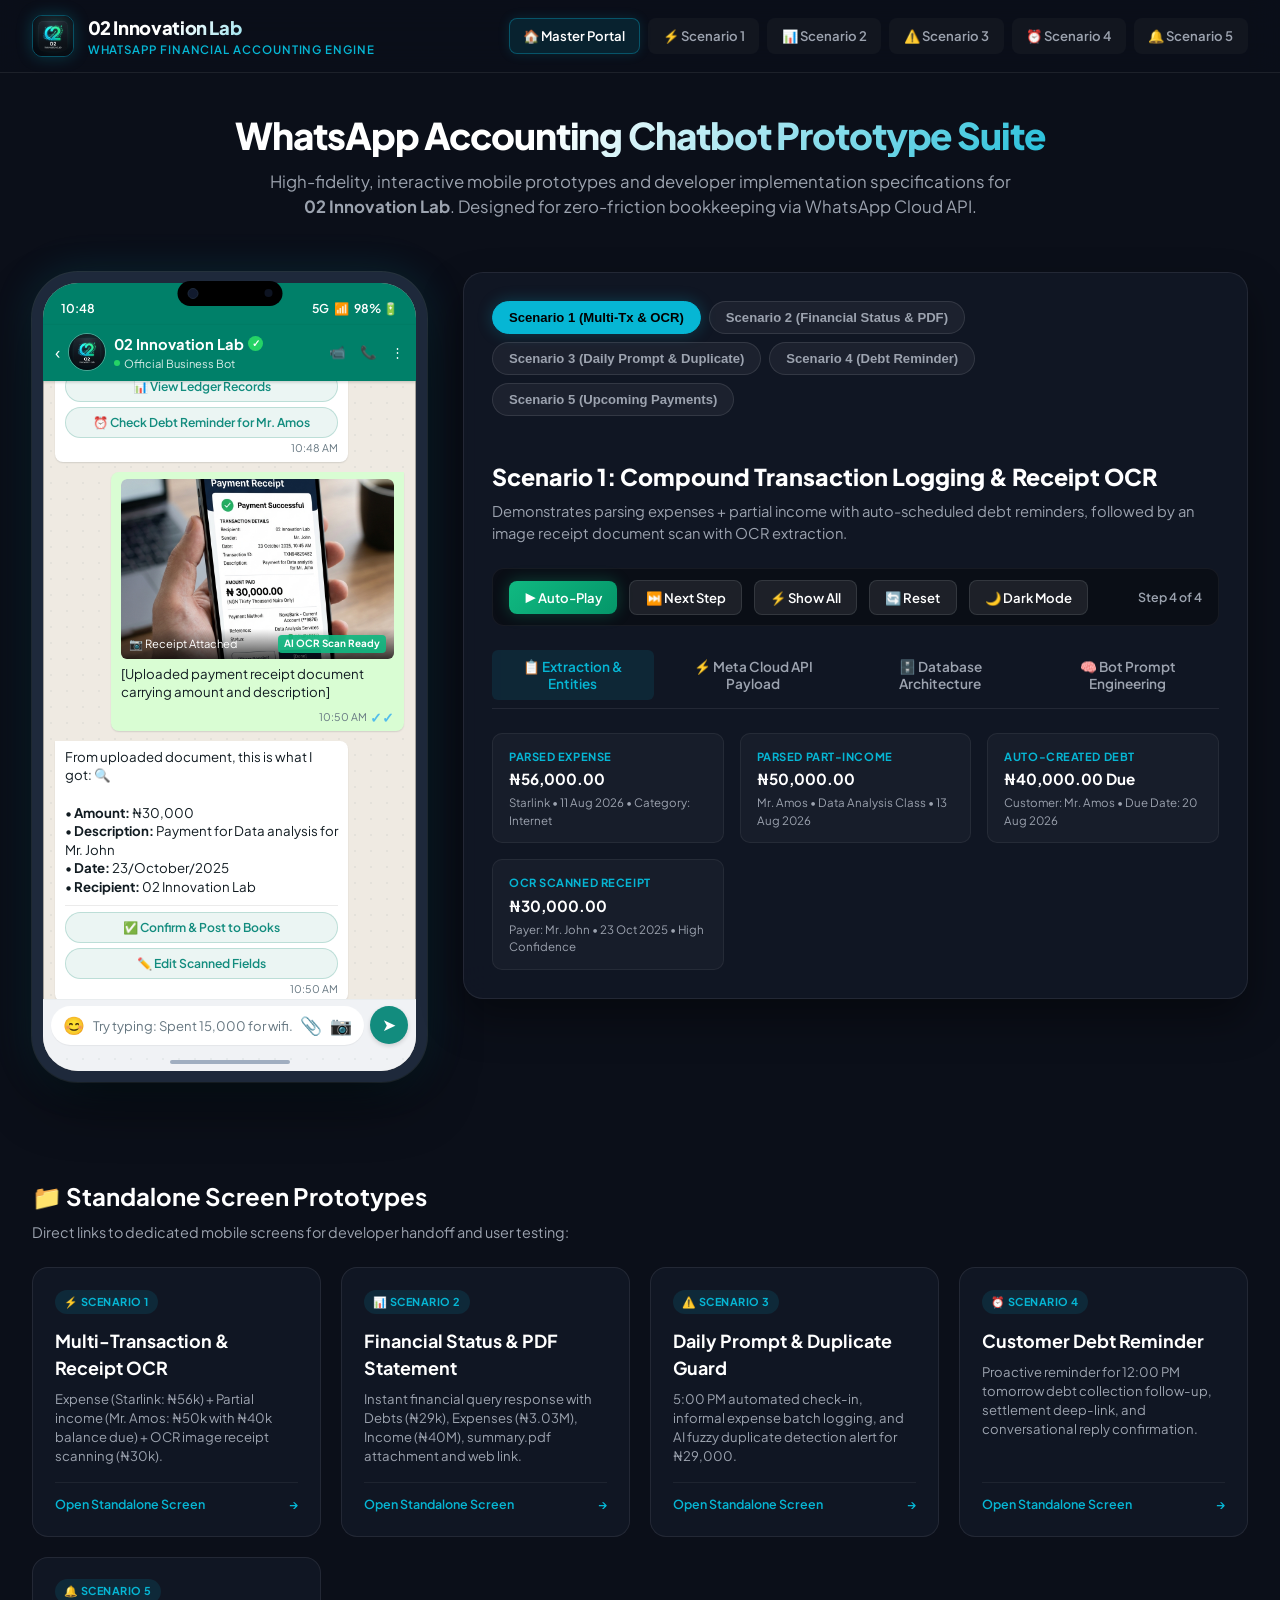
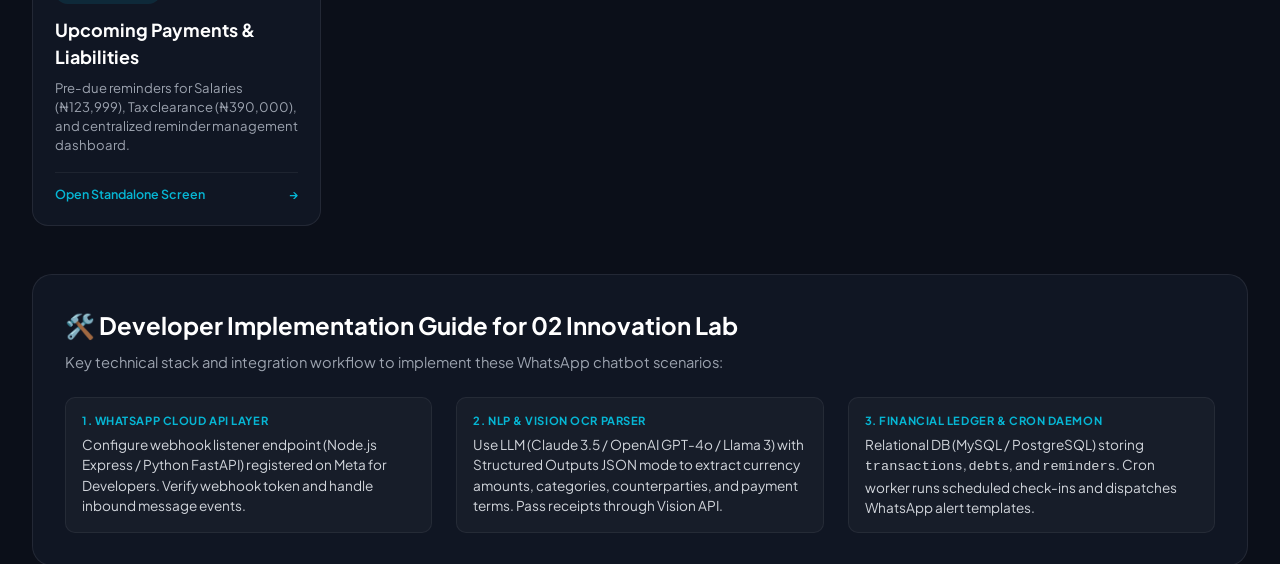
<file: index.html>
<!DOCTYPE html>
<html lang="en">
<head>
  <meta charset="UTF-8">
  <meta name="viewport" content="width=device-width, initial-scale=1.0">
  <title>02 Innovation Lab - WhatsApp Accounting Chatbot Prototype Suite</title>
  <link rel="stylesheet" href="css/whatsapp.css">
  <style>
    .hub-hero {
      text-align: center;
      padding: 2.5rem 1rem 1.5rem;
      max-width: 1000px;
      margin: 0 auto;
    }

    .hub-hero h1 {
      font-size: 2.3rem;
      font-weight: 800;
      letter-spacing: -0.03em;
      line-height: 1.2;
      margin-bottom: 0.75rem;
      background: linear-gradient(135deg, #ffffff 40%, #06b6d4 100%);
      -webkit-background-clip: text;
      -webkit-text-fill-color: transparent;
    }

    .hub-hero p {
      font-size: 1.05rem;
      color: var(--portal-text-muted);
      max-width: 750px;
      margin: 0 auto;
    }

    .scenario-grid {
      display: grid;
      grid-template-columns: repeat(auto-fit, minmax(280px, 1fr));
      gap: 1.25rem;
      margin-top: 1.5rem;
    }

    .scenario-card {
      background: var(--portal-card-bg);
      border: 1px solid var(--portal-card-border);
      border-radius: 16px;
      padding: 1.35rem;
      transition: all 0.25s cubic-bezier(0.4, 0, 0.2, 1);
      text-decoration: none;
      color: inherit;
      display: flex;
      flex-direction: column;
      position: relative;
      overflow: hidden;
    }

    .scenario-card:hover {
      transform: translateY(-4px);
      border-color: rgba(6, 182, 212, 0.4);
      box-shadow: 0 12px 30px rgba(6, 182, 212, 0.15);
    }

    .scenario-card-badge {
      display: inline-flex;
      align-items: center;
      gap: 0.35rem;
      font-size: 0.68rem;
      font-weight: 700;
      color: var(--portal-accent);
      background: rgba(6, 182, 212, 0.12);
      padding: 0.25rem 0.6rem;
      border-radius: 999px;
      width: fit-content;
      margin-bottom: 0.85rem;
      text-transform: uppercase;
      letter-spacing: 0.04em;
    }

    .scenario-card h3 {
      font-size: 1.12rem;
      font-weight: 700;
      color: #ffffff;
      margin-bottom: 0.45rem;
    }

    .scenario-card p {
      font-size: 0.82rem;
      color: var(--portal-text-muted);
      line-height: 1.45;
      margin-bottom: 1.1rem;
      flex: 1;
    }

    .scenario-card-footer {
      display: flex;
      align-items: center;
      justify-content: space-between;
      font-size: 0.78rem;
      font-weight: 600;
      color: var(--portal-accent);
      padding-top: 0.75rem;
      border-top: 1px solid rgba(255, 255, 255, 0.06);
    }

    .scenario-quick-tabs {
      display: flex;
      gap: 0.5rem;
      margin-bottom: 1.25rem;
      flex-wrap: wrap;
    }

    .tab-pill-btn {
      background: rgba(255, 255, 255, 0.05);
      border: 1px solid rgba(255, 255, 255, 0.1);
      color: var(--portal-text-muted);
      padding: 0.5rem 1rem;
      border-radius: 999px;
      font-size: 0.82rem;
      font-weight: 600;
      cursor: pointer;
      transition: all 0.2s;
    }

    .tab-pill-btn.active, .tab-pill-btn:hover {
      background: var(--portal-accent);
      color: #000000;
      border-color: var(--portal-accent);
      font-weight: 700;
      box-shadow: 0 0 15px var(--portal-accent-glow);
    }

    .tech-architecture-section {
      margin-top: 3rem;
      background: var(--portal-card-bg);
      border: 1px solid var(--portal-card-border);
      border-radius: 20px;
      padding: 2rem;
    }

    .tech-architecture-section h2 {
      font-size: 1.5rem;
      color: #ffffff;
      margin-bottom: 0.5rem;
    }
  </style>
</head>
<body>

  <!-- Top Navigation Header -->
  <nav class="portal-navbar">
    <a href="index.html" class="brand-wrapper">
      <img src="assets/logo.jpg" alt="02 Innovation Lab" class="brand-logo">
      <div class="brand-title-group">
        <h1>02 Innovation Lab</h1>
        <div class="brand-subtitle">WhatsApp Financial Accounting Engine</div>
      </div>
    </a>
    <div class="nav-links">
      <a href="index.html" class="nav-pill active">🏠 Master Portal</a>
      <a href="scenario1.html" class="nav-pill">⚡ Scenario 1</a>
      <a href="scenario2.html" class="nav-pill">📊 Scenario 2</a>
      <a href="scenario3.html" class="nav-pill">⚠️ Scenario 3</a>
      <a href="scenario4.html" class="nav-pill">⏰ Scenario 4</a>
      <a href="scenario5.html" class="nav-pill">🔔 Scenario 5</a>
    </div>
  </nav>

  <!-- Hero Header -->
  <div class="hub-hero">
    <h1>WhatsApp Accounting Chatbot Prototype Suite</h1>
    <p>
      High-fidelity, interactive mobile prototypes and developer implementation specifications for <strong>02 Innovation Lab</strong>. Designed for zero-friction bookkeeping via WhatsApp Cloud API.
    </p>
  </div>

  <!-- Interactive Live Mockup Section -->
  <div class="prototype-container">
    
    <!-- Mobile Phone Mockup Frame -->
    <div class="phone-mockup-wrapper">
      <div class="phone-island">
        <div class="island-camera"></div>
        <div class="island-sensor"></div>
      </div>

      <div class="phone-screen">
        <!-- Status Bar -->
        <div class="phone-statusbar">
          <span>10:48</span>
          <div class="statusbar-icons">
            <span>5G</span>
            <span>📶</span>
            <span>98% 🔋</span>
          </div>
        </div>

        <!-- WhatsApp Chat Header -->
        <div class="wa-chat-header">
          <div class="wa-header-left">
            <span class="wa-back-btn">‹</span>
            <div class="wa-avatar-box">
              <img src="assets/logo.jpg" alt="02 Bot" class="wa-avatar">
            </div>
            <div class="wa-contact-info">
              <div class="wa-contact-name">
                02 Innovation Lab
                <span class="wa-verified-badge">✓</span>
              </div>
              <div class="wa-contact-status" id="botStatusText">
                <span class="status-dot"></span>
                Official Business Bot
              </div>
            </div>
          </div>
          <div class="wa-header-actions">
            <button class="wa-icon-btn" title="Video Call">📹</button>
            <button class="wa-icon-btn" title="Voice Call">📞</button>
            <button class="wa-icon-btn" title="More Options">⋮</button>
          </div>
        </div>

        <!-- Chat Conversation Messages -->
        <div class="wa-chat-body" id="chatBody">
          <div class="wa-date-divider" id="chatDateDivider">Today</div>
          <div class="wa-security-note">
            🔒 02 Financial Accounting Bot • End-to-End Encrypted Cloud Ledger
          </div>

          <!-- Typing Indicator -->
          <div class="wa-typing-indicator" id="typingIndicator" style="display: none;">
            <div class="typing-dot"></div>
            <div class="typing-dot"></div>
            <div class="typing-dot"></div>
          </div>
        </div>

        <!-- Interactive Input Bar -->
        <div class="wa-chat-footer">
          <div class="wa-input-pill">
            <span class="wa-input-icon">😊</span>
            <input type="text" id="chatInput" placeholder="Try typing: Spent 15,000 for wifi..." />
            <span class="wa-input-icon" onclick="openReceiptModal('assets/receipt.jpg')" title="Attach Receipt">📎</span>
            <span class="wa-input-icon" onclick="openReceiptModal('assets/receipt.jpg')" title="Camera">📷</span>
          </div>
          <button class="wa-mic-btn" id="sendBtn" title="Send message">➤</button>
        </div>

        <!-- Bottom Home Indicator -->
        <div class="phone-home-indicator">
          <div class="home-bar"></div>
        </div>
      </div>
    </div>

    <!-- Live Scenario Switcher & Developer Specs -->
    <div class="dev-showcase-panel">
      
      <!-- Scenario Selector Tabs -->
      <div class="scenario-quick-tabs">
        <button class="tab-pill-btn active" onclick="loadScenario(1, this)">Scenario 1 (Multi-Tx & OCR)</button>
        <button class="tab-pill-btn" onclick="loadScenario(2, this)">Scenario 2 (Financial Status & PDF)</button>
        <button class="tab-pill-btn" onclick="loadScenario(3, this)">Scenario 3 (Daily Prompt & Duplicate)</button>
        <button class="tab-pill-btn" onclick="loadScenario(4, this)">Scenario 4 (Debt Reminder)</button>
        <button class="tab-pill-btn" onclick="loadScenario(5, this)">Scenario 5 (Upcoming Payments)</button>
      </div>

      <div class="scenario-header">
        <div class="scenario-title-area">
          <h2 id="scenarioTitle">Scenario 1: Compound Transaction Logging & Receipt OCR</h2>
          <p class="scenario-desc" id="scenarioDesc">
            Demonstrates parsing expenses + partial income with auto-scheduled debt reminders, followed by an image receipt document scan with OCR extraction.
          </p>
        </div>
      </div>

      <!-- Playback Controls -->
      <div class="control-bar">
        <button class="control-btn primary" id="btnPlay">▶️ Auto-Play</button>
        <button class="control-btn" id="btnNext">⏭️ Next Step</button>
        <button class="control-btn" id="btnComplete">⚡ Show All</button>
        <button class="control-btn" id="btnReset">🔄 Reset</button>
        <button class="control-btn" id="btnThemeToggle">🌙 Dark Mode</button>
        <span class="progress-indicator" id="stepCounter">Step 0 of 4</span>
      </div>

      <!-- Developer Specs Tabs -->
      <div class="dev-tabs-header">
        <button class="dev-tab-btn active" data-tab="tab-overview">📋 Extraction & Entities</button>
        <button class="dev-tab-btn" data-tab="tab-webhook">⚡ Meta Cloud API Payload</button>
        <button class="dev-tab-btn" data-tab="tab-database">🗄️ Database Architecture</button>
        <button class="dev-tab-btn" data-tab="tab-nlp">🧠 Bot Prompt Engineering</button>
      </div>

      <!-- Tab 1: Entities -->
      <div class="dev-tab-content active" id="tab-overview">
        <div id="dynamicEntityGrid" class="entity-grid">
          <!-- Populated dynamically based on selected scenario -->
        </div>
      </div>

      <!-- Tab 2: Webhook -->
      <div class="dev-tab-content" id="tab-webhook">
        <div class="code-block-wrapper">
          <div class="code-header">
            <span>WEBHOOK_INBOUND_SAMPLE.json</span>
            <button class="control-btn" style="padding: 2px 8px; font-size: 0.7rem;" onclick="copyCode('webhookJsonCode')">📋 Copy</button>
          </div>
          <div class="code-content" id="webhookJsonCode"></div>
        </div>
      </div>

      <!-- Tab 3: Database -->
      <div class="dev-tab-content" id="tab-database">
        <div class="code-block-wrapper">
          <div class="code-header">
            <span>SQL_TRANSACTION_ENGINE.sql</span>
          </div>
          <div class="code-content" id="databaseSqlCode"></div>
        </div>
      </div>

      <!-- Tab 4: NLP -->
      <div class="dev-tab-content" id="tab-nlp">
        <div class="code-block-wrapper">
          <div class="code-header">
            <span>NLP_PARSER_CONFIG.txt</span>
          </div>
          <div class="code-content" id="nlpPromptCode"></div>
        </div>
      </div>

    </div>
  </div>

  <!-- Direct Standalone Prototype Screen Grid -->
  <div style="max-width: 1540px; margin: 3rem auto 0; padding: 0 2rem;">
    <h2 style="font-size: 1.5rem; color: #ffffff; margin-bottom: 0.5rem;">📁 Standalone Screen Prototypes</h2>
    <p style="color: var(--portal-text-muted); font-size: 0.9rem;">Direct links to dedicated mobile screens for developer handoff and user testing:</p>

    <div class="scenario-grid">
      <!-- Card 1 -->
      <a href="scenario1.html" class="scenario-card">
        <span class="scenario-card-badge">⚡ Scenario 1</span>
        <h3>Multi-Transaction & Receipt OCR</h3>
        <p>Expense (Starlink: ₦56k) + Partial income (Mr. Amos: ₦50k with ₦40k balance due) + OCR image receipt scanning (₦30k).</p>
        <div class="scenario-card-footer">
          <span>Open Standalone Screen</span>
          <span>→</span>
        </div>
      </a>

      <!-- Card 2 -->
      <a href="scenario2.html" class="scenario-card">
        <span class="scenario-card-badge">📊 Scenario 2</span>
        <h3>Financial Status & PDF Statement</h3>
        <p>Instant financial query response with Debts (₦29k), Expenses (₦3.03M), Income (₦40M), summary.pdf attachment and web link.</p>
        <div class="scenario-card-footer">
          <span>Open Standalone Screen</span>
          <span>→</span>
        </div>
      </a>

      <!-- Card 3 -->
      <a href="scenario3.html" class="scenario-card">
        <span class="scenario-card-badge">⚠️ Scenario 3</span>
        <h3>Daily Prompt & Duplicate Guard</h3>
        <p>5:00 PM automated check-in, informal expense batch logging, and AI fuzzy duplicate detection alert for ₦29,000.</p>
        <div class="scenario-card-footer">
          <span>Open Standalone Screen</span>
          <span>→</span>
        </div>
      </a>

      <!-- Card 4 -->
      <a href="scenario4.html" class="scenario-card">
        <span class="scenario-card-badge">⏰ Scenario 4</span>
        <h3>Customer Debt Reminder</h3>
        <p>Proactive reminder for 12:00 PM tomorrow debt collection follow-up, settlement deep-link, and conversational reply confirmation.</p>
        <div class="scenario-card-footer">
          <span>Open Standalone Screen</span>
          <span>→</span>
        </div>
      </a>

      <!-- Card 5 -->
      <a href="scenario5.html" class="scenario-card">
        <span class="scenario-card-badge">🔔 Scenario 5</span>
        <h3>Upcoming Payments & Liabilities</h3>
        <p>Pre-due reminders for Salaries (₦123,999), Tax clearance (₦390,000), and centralized reminder management dashboard.</p>
        <div class="scenario-card-footer">
          <span>Open Standalone Screen</span>
          <span>→</span>
        </div>
      </a>
    </div>

    <!-- Technical Architecture & Developer Guide -->
    <div class="tech-architecture-section">
      <h2>🛠️ Developer Implementation Guide for 02 Innovation Lab</h2>
      <p style="color: var(--portal-text-muted); margin-bottom: 1.5rem; font-size: 0.92rem;">
        Key technical stack and integration workflow to implement these WhatsApp chatbot scenarios:
      </p>

      <div style="display: grid; grid-template-columns: repeat(auto-fit, minmax(300px, 1fr)); gap: 1.5rem;">
        <div class="entity-card">
          <div class="entity-label">1. WhatsApp Cloud API Layer</div>
          <p style="font-size: 0.85rem; color: #d1d5db; margin-top: 0.4rem;">
            Configure webhook listener endpoint (Node.js Express / Python FastAPI) registered on Meta for Developers. Verify webhook token and handle inbound message events.
          </p>
        </div>
        <div class="entity-card">
          <div class="entity-label">2. NLP & Vision OCR Parser</div>
          <p style="font-size: 0.85rem; color: #d1d5db; margin-top: 0.4rem;">
            Use LLM (Claude 3.5 / OpenAI GPT-4o / Llama 3) with Structured Outputs JSON mode to extract currency amounts, categories, counterparties, and payment terms. Pass receipts through Vision API.
          </p>
        </div>
        <div class="entity-card">
          <div class="entity-label">3. Financial Ledger & Cron Daemon</div>
          <p style="font-size: 0.85rem; color: #d1d5db; margin-top: 0.4rem;">
            Relational DB (MySQL / PostgreSQL) storing <code>transactions</code>, <code>debts</code>, and <code>reminders</code>. Cron worker runs scheduled check-ins and dispatches WhatsApp alert templates.
          </p>
        </div>
      </div>
    </div>

  </div>

  <!-- Image Receipt Modal -->
  <div class="modal-backdrop" id="imageModal">
    <div class="modal-content">
      <div class="modal-header">
        <div class="modal-title">📷 Receipt OCR Inspection Modal</div>
        <button class="modal-close" id="modalClose">✕</button>
      </div>
      <div class="modal-body">
        <img src="assets/receipt.jpg" alt="Bank Receipt" id="modalImg" class="modal-img">
        <div style="font-size: 0.85rem; color: #9ca3af; text-align: center;">
          ✅ Scanned Fields: <strong>Mr. John</strong> • <strong>₦30,000.00</strong> • <strong>23/Oct/2025</strong> • <em>Payment for Data analysis</em>
        </div>
      </div>
    </div>
  </div>

  <script src="js/chat-engine.js"></script>
  <script>
    const allScenariosData = {
      1: {
        title: 'Scenario 1: Compound Transaction Logging & Receipt OCR',
        desc: 'Demonstrates parsing expenses + partial income with auto-scheduled debt reminders, followed by an image receipt document scan with OCR extraction.',
        date: 'August 13, 2026',
        messages: [
          {
            sender: 'me',
            type: 'text',
            text: `Payment for starlink on 11th August 2026: 56,000<br>Received payment for class on datanalysis from Mr. Amos on 13th August 2026(part payment to settle balance of N40,000 on 20th August 2026): 50,000`,
            time: '10:48 AM'
          },
          {
            sender: 'bot',
            type: 'text',
            text: `Noted. This has been recorded. ✅<br><br>• <strong>Expense:</strong> ₦56,000 (Starlink - 11 Aug 2026)<br>• <strong>Income:</strong> ₦50,000 (Mr. Amos - Data Analysis)<br>• <strong>Balance Due:</strong> ₦40,000 (Scheduled for 20 Aug 2026 ⏰)<br><br>Manage records here: <a href="https://chatadmin.02innovationslab.com/records/manage/txn-20260813-8942" target="_blank" class="wa-link">chatadmin.02innovationslab.com/records/manage/...</a>`,
            time: '10:48 AM',
            actions: [
              { label: '📊 View Ledger Records', url: 'https://chatadmin.02innovationslab.com/records/manage/txn-20260813-8942' },
              { label: '⏰ Check Debt Reminder for Mr. Amos', url: 'https://chatadmin.02innovationslab.com/debt/amos40k' }
            ]
          },
          {
            sender: 'me',
            type: 'image',
            imageSrc: 'assets/receipt.jpg',
            caption: `[Uploaded payment receipt document carrying amount and description]`,
            time: '10:50 AM'
          },
          {
            sender: 'bot',
            type: 'text',
            text: `From uploaded document, this is what I got: 🔍<br><br>• <strong>Amount:</strong> ₦30,000<br>• <strong>Description:</strong> Payment for Data analysis for Mr. John<br>• <strong>Date:</strong> 23/October/2025<br>• <strong>Recipient:</strong> 02 Innovation Lab`,
            time: '10:50 AM',
            actions: [
              { label: '✅ Confirm & Post to Books', onClick: "alert('Transaction ₦30,000 for Mr. John confirmed and posted to ledger!')" },
              { label: '✏️ Edit Scanned Fields', onClick: "alert('Opening edit form...')" }
            ]
          }
        ],
        entities: [
          { label: 'Parsed Expense', val: '₦56,000.00', note: 'Starlink • 11 Aug 2026 • Category: Internet' },
          { label: 'Parsed Part-Income', val: '₦50,000.00', note: 'Mr. Amos • Data Analysis Class • 13 Aug 2026' },
          { label: 'Auto-Created Debt', val: '₦40,000.00 Due', note: 'Customer: Mr. Amos • Due Date: 20 Aug 2026' },
          { label: 'OCR Scanned Receipt', val: '₦30,000.00', note: 'Payer: Mr. John • 23 Oct 2025 • High Confidence' }
        ],
        webhook: `{
  "messaging_product": "whatsapp",
  "messages": [{
    "from": "2348031234567",
    "type": "text",
    "text": { "body": "Payment for starlink on 11th August 2026: 56,000..." }
  }]
}`,
        sql: `INSERT INTO transactions (company_id, type, amount, category, description, transaction_date)
VALUES ('02_LAB', 'EXPENSE', 56000.00, 'Internet', 'Starlink', '2026-08-11');

INSERT INTO debts_receivables (customer_name, amount_due, due_date, status)
VALUES ('Mr. Amos', 40000.00, '2026-08-20', 'UNPAID');`,
        nlp: `Extract multiple compound transactions:
- Identify EXPENSE vs INCOME
- Automatically create DEBT entries when partial balances & dates are stated.`
      },

      2: {
        title: 'Scenario 2: Financial Status & PDF Statement Export',
        desc: 'Demonstrates instant balance calculations (Debts, Expenses, Income, Net Profit) + PDF document generation and deep-link generation.',
        date: 'September 20, 2026',
        messages: [
          {
            sender: 'me',
            type: 'text',
            text: `Hey, I want to know our current financial status`,
            time: '11:15 AM'
          },
          {
            sender: 'bot',
            type: 'text',
            text: `Ok sure, this is a basic summary for this month (September 1st - 20th): 📊`,
            reportCard: [
              { label: '📉 Debts / Receivables', value: '₦29,000' },
              { label: '💸 Expenses', value: '₦3,030,000' },
              { label: '💰 Income', value: '₦40,000,000' },
              { label: '📈 Net Operating Cash Flow', value: '+₦36,970,000', isNet: true }
            ],
            actions: [
              { label: '📄 Download summary.pdf (1.2 MB)', url: 'https://chatadmin.02innovationslab.com/summary/93939/pdf' },
              { label: '🌐 Open Web Analytics Dashboard', url: 'https://chatadmin.02innovationslab.com/summary/93939/overview' }
            ],
            time: '11:15 AM'
          }
        ],
        entities: [
          { label: 'Report Range', val: 'Sep 1 - Sep 20, 2026', note: 'MTD Fiscal Period' },
          { label: 'Total Income', val: '₦40,000,000.00', note: 'Tuition & Consulting' },
          { label: 'Total Expenses', val: '₦3,030,000.00', note: 'Salaries & Ops' },
          { label: 'Net Profit Margin', val: '+₦36,970,000.00', note: '92.4% Operating Margin' }
        ],
        webhook: `{
  "messaging_product": "whatsapp",
  "to": "2348031234567",
  "type": "document",
  "document": {
    "link": "https://chatadmin.02innovationslab.com/reports/summary.pdf",
    "filename": "summary.pdf"
  }
}`,
        sql: `SELECT 
  SUM(CASE WHEN type = 'INCOME' THEN amount ELSE 0 END) AS total_income,
  SUM(CASE WHEN type = 'EXPENSE' THEN amount ELSE 0 END) AS total_expenses
FROM transactions WHERE transaction_date BETWEEN '2026-09-01' AND '2026-09-20';`,
        nlp: `Intent: GET_FINANCIAL_STATUS. Aggregate ledger tables and stream document media object.`
      },

      3: {
        title: 'Scenario 3: Proactive Daily Check-In & Duplicate Guard',
        desc: 'Scheduled 5:00 PM daily check-in prompt, informal batch expense logging, and fuzzy duplicate detection.',
        date: 'Today (5:00 PM)',
        messages: [
          {
            sender: 'bot',
            type: 'text',
            text: `Hello, did you have any financial accounting to report today? 📝`,
            time: '5:00 PM'
          },
          {
            sender: 'me',
            type: 'text',
            text: `Yes, Here they are:<br>29,000 for buying toiletries<br>10,999 for office coffee beans`,
            time: '5:02 PM'
          },
          {
            sender: 'bot',
            type: 'text',
            text: `Noted and recorded. ✅<br><br>• <strong>Toiletries:</strong> ₦29,000<br>• <strong>Coffee Beans:</strong> ₦10,999<br>• <strong>Total logged:</strong> ₦39,999<br><br>Click on this link to see the records entered and also add more: <a href="https://chatadmin.02innovationslab.com/summary/manage/02092026/txn883" target="_blank" class="wa-link">chatadmin.02innovationslab.com/summary/manage/02092026/...</a>`,
            time: '5:02 PM'
          },
          {
            sender: 'bot',
            type: 'text',
            text: `I see <strong>₦29,000</strong> twice today. Please check and confirm it is not a duplicate entry:`,
            alertCard: {
              title: 'Potential Duplicate Entry Detected',
              message: 'Previous ₦29,000 was logged earlier today. Is this an additional separate expense?'
            },
            actions: [
              { label: '✅ Keep Both (Separate Expenses)', onClick: "alert('Confirmed: Both ₦29k entries kept.')" },
              { label: '🗑️ Delete Duplicate Entry', danger: true, onClick: "alert('Deleted duplicate ₦29,000 entry!')" }
            ],
            time: '5:03 PM'
          }
        ],
        entities: [
          { label: 'Daily Cron Trigger', val: '17:00 PM Daily', note: 'Automated Check-in' },
          { label: 'Batch Item 1', val: '₦29,000.00', note: 'Toiletries Expense' },
          { label: 'Batch Item 2', val: '₦10,999.00', note: 'Coffee Beans Expense' },
          { label: 'Duplicate Flag', val: '⚠️ Duplicate ₦29k', note: 'Matched earlier morning txn' }
        ],
        webhook: `{
  "type": "interactive",
  "interactive": {
    "type": "button",
    "body": { "text": "I see 29,000 twice today, check and confirm..." }
  }
}`,
        sql: `SELECT id FROM transactions WHERE amount = 29000 AND created_at >= CURDATE();`,
        nlp: `Fuzzy duplicate verification: If same amount logged in same calendar day, prompt user with interactive quick reply buttons.`
      },

      4: {
        title: 'Scenario 4: Customer Debt Reminder & Rescheduling',
        desc: 'Proactive reminder for 12:00 PM debt collection, management portal deep link, and acknowledgement response.',
        date: 'Yesterday',
        messages: [
          {
            sender: 'bot',
            type: 'text',
            text: `⏰ You have debt reminder to reach out to customer by <strong>12pm tomorrow</strong>.<br><br>Customer: <strong>Mr. Amos</strong><br>Balance Due: <strong>₦40,000</strong><br><br>Please don't forget to update the status of the debt or set a new reminder for the debt.<br>Use this link: <a href="https://chatadmin.02innovationslab.com/debt/user34/manage" target="_blank" class="wa-link">chatadmin.02innovationslab.com/debt/user34/...</a>`,
            actions: [
              { label: '✅ Mark Debt as Paid (₦40,000)', onClick: "alert('Status updated: Mr. Amos marked as FULLY PAID!')" },
              { label: '⏳ Snooze Reminder (3 Days)', onClick: "alert('Reminder postponed.')" }
            ],
            time: '9:30 AM'
          },
          {
            sender: 'me',
            type: 'text',
            text: `Thank you`,
            time: '9:32 AM'
          },
          {
            sender: 'bot',
            type: 'text',
            text: `You're welcome! I will notify you again tomorrow at 11:30 AM before your 12:00 PM follow-up. 👍`,
            time: '9:32 AM'
          }
        ],
        entities: [
          { label: 'Customer ID', val: 'user34 (Mr. Amos)', note: 'Training Balance' },
          { label: 'Outstanding Balance', val: '₦40,000.00', note: 'Receivable Due' },
          { label: 'Target Followup Time', val: 'Tomorrow, 12:00 PM', note: 'Pre-alert at 11:30 AM' }
        ],
        webhook: `{ "messaging_product": "whatsapp", "type": "template", "template": { "name": "debt_reminder" } }`,
        sql: `UPDATE debts_receivables SET status = 'SETTLED' WHERE customer_id = 'user34';`,
        nlp: `Proactive trigger dispatched based on scheduled debt balance due date.`
      },

      5: {
        title: 'Scenario 5: Upcoming Liabilities & Scheduled Reminders',
        desc: 'Pre-due alerts for recurring liabilities (Salaries, Statutory Tax clearance, Utilities) with single-click reconciliation.',
        date: 'Today',
        messages: [
          {
            sender: 'bot',
            type: 'text',
            text: `🔔 You have upcoming payments based on reminders you set:<br><br>• <strong>Salaries:</strong> ₦123,999 (Due in 3 days)<br>• <strong>Tax clearance:</strong> ₦390,000 (Due in 5 days)<br><br>Manage all reminders here: <a href="https://chatadmin.02innovationslab.com/reminder/all/upcoming" target="_blank" class="wa-link">chatadmin.02innovationslab.com/reminder/all/...</a>`,
            actions: [
              { label: '💳 Mark Salaries Paid (₦123,999)', onClick: "alert('Salaries marked as disbursed and logged into Expense ledger.')" },
              { label: '🏛️ Mark Tax Clearance Paid (₦390,000)', onClick: "alert('Tax clearance marked as paid.')" },
              { label: '⚙️ Manage All Reminders', url: 'https://chatadmin.02innovationslab.com/reminder/all/manage' }
            ],
            time: '8:45 AM'
          }
        ],
        entities: [
          { label: 'Payroll Obligation', val: '₦123,999.00', note: 'Due in 3 Days (Sep 25)' },
          { label: 'Tax Remittance', val: '₦390,000.00', note: 'Due in 5 Days (Sep 28)' },
          { label: 'Total Scheduled Outflow', val: '₦513,999.00', note: 'Cash reserves sufficient' }
        ],
        webhook: `{ "messaging_product": "whatsapp", "type": "interactive", "interactive": { "type": "list" } }`,
        sql: `SELECT * FROM recurring_payables WHERE due_date BETWEEN CURDATE() AND DATE_ADD(CURDATE(), INTERVAL 7 DAY);`,
        nlp: `Consolidate upcoming payables into single actionable morning digest message.`
      }
    };

    function loadScenario(num, btn) {
      if (btn) {
        document.querySelectorAll('.tab-pill-btn').forEach(b => b.classList.remove('active'));
        btn.classList.add('active');
      }

      const data = allScenariosData[num];
      if (!data) return;

      document.getElementById('scenarioTitle').innerText = data.title;
      document.getElementById('scenarioDesc').innerText = data.desc;
      document.getElementById('chatDateDivider').innerText = data.date;

      // Update Dev Specs
      const grid = document.getElementById('dynamicEntityGrid');
      grid.innerHTML = data.entities.map(e => `
        <div class="entity-card">
          <div class="entity-label">${e.label}</div>
          <div class="entity-val">${e.val}</div>
          <div class="entity-note">${e.note}</div>
        </div>
      `).join('');

      document.getElementById('webhookJsonCode').innerText = data.webhook;
      document.getElementById('databaseSqlCode').innerText = data.sql;
      document.getElementById('nlpPromptCode').innerText = data.nlp;

      // Re-init engine
      if (window.engine) {
        window.engine.stopAutoPlay();
      }

      window.engine = new ChatPrototypeEngine({
        scenarioId: `scenario${num}`,
        messages: data.messages,
        containerId: 'chatBody'
      });

      // Jump to show all by default on scenario switch so reviewer sees complete state immediately
      window.engine.jumpToEnd();
    }

    document.addEventListener('DOMContentLoaded', () => {
      loadScenario(1, document.querySelector('.tab-pill-btn.active'));
    });
  </script>
</body>
</html>
</file>
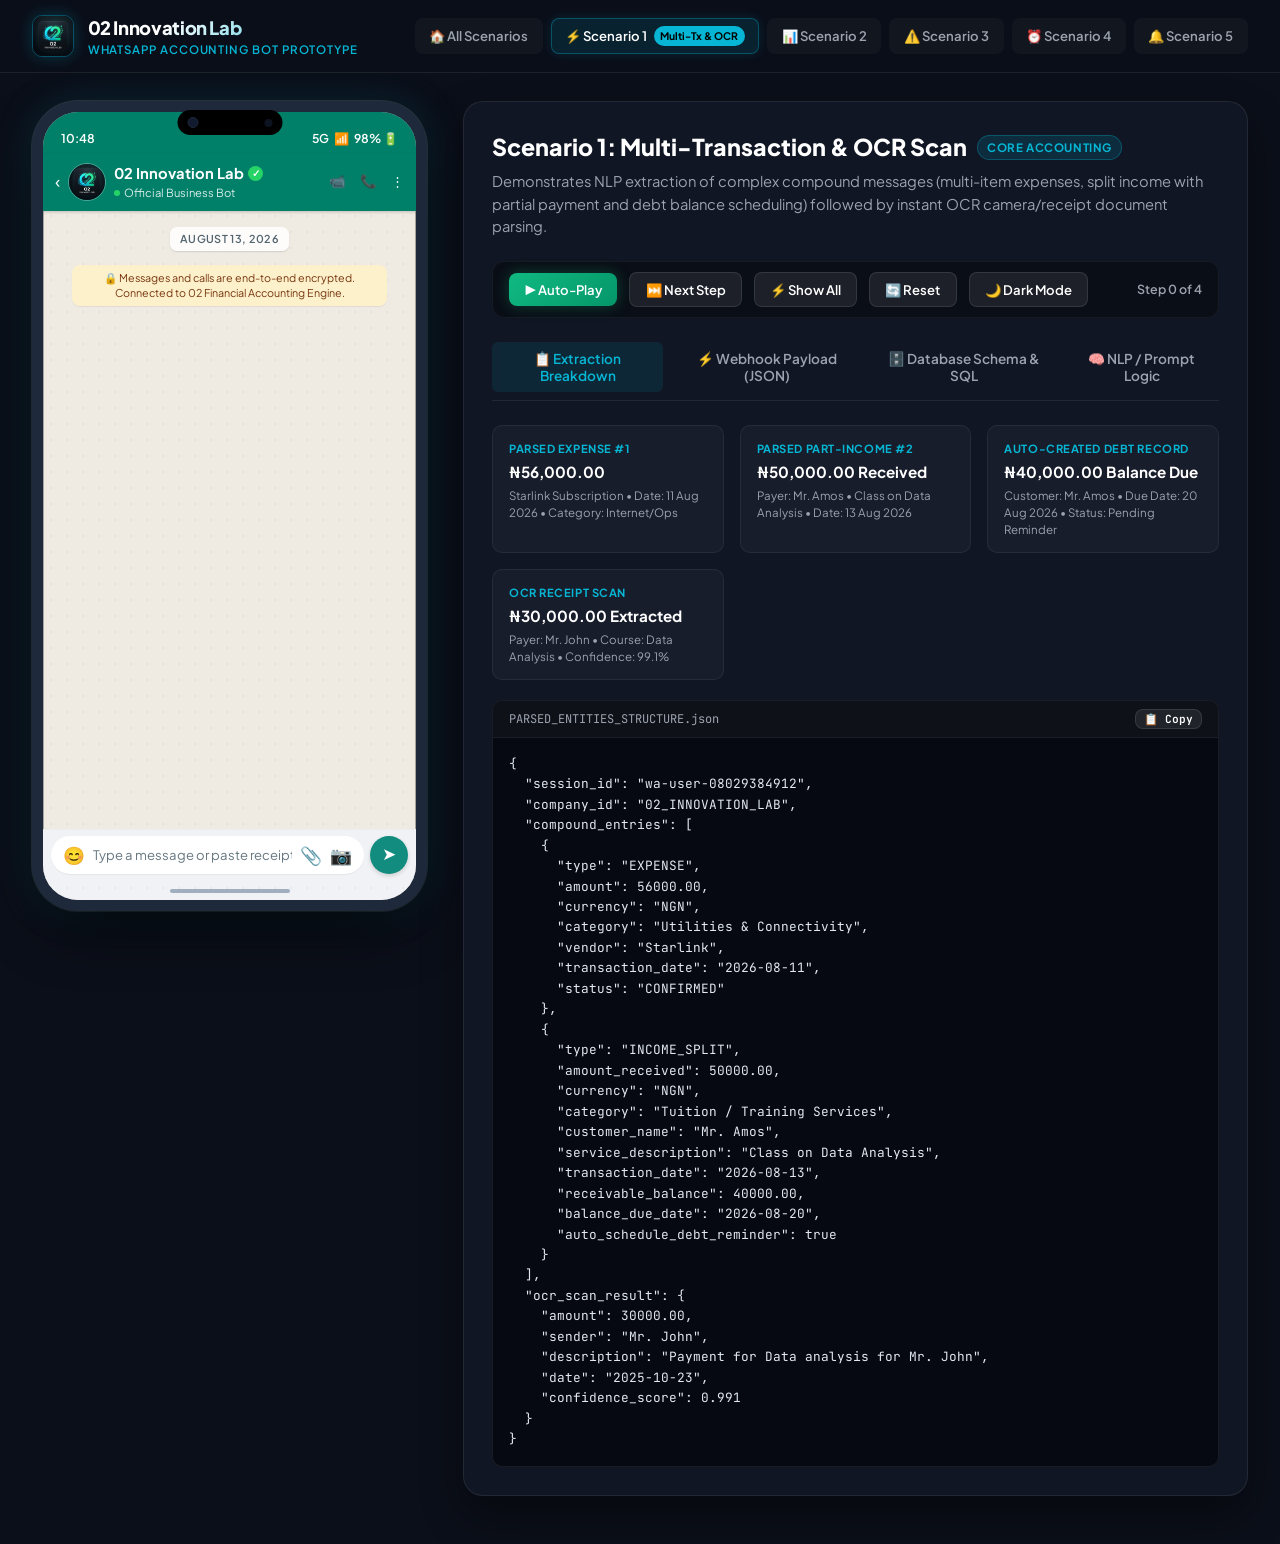
<file: scenario1.html>
<!DOCTYPE html>
<html lang="en">
<head>
  <meta charset="UTF-8">
  <meta name="viewport" content="width=device-width, initial-scale=1.0">
  <title>Scenario 1: Multi-Transaction Logging & OCR Receipt Scan - 02 Innovation Lab</title>
  <link rel="stylesheet" href="css/whatsapp.css">
</head>
<body>

  <!-- Top Navigation Header -->
  <nav class="portal-navbar">
    <a href="index.html" class="brand-wrapper">
      <img src="assets/logo.jpg" alt="02 Innovation Lab" class="brand-logo">
      <div class="brand-title-group">
        <h1>02 Innovation Lab</h1>
        <div class="brand-subtitle">WhatsApp Accounting Bot Prototype</div>
      </div>
    </a>
    <div class="nav-links">
      <a href="index.html" class="nav-pill">🏠 All Scenarios</a>
      <a href="scenario1.html" class="nav-pill active">⚡ Scenario 1 <span class="badge">Multi-Tx & OCR</span></a>
      <a href="scenario2.html" class="nav-pill">📊 Scenario 2</a>
      <a href="scenario3.html" class="nav-pill">⚠️ Scenario 3</a>
      <a href="scenario4.html" class="nav-pill">⏰ Scenario 4</a>
      <a href="scenario5.html" class="nav-pill">🔔 Scenario 5</a>
    </div>
  </nav>

  <!-- Prototype Workspace -->
  <div class="prototype-container">
    
    <!-- Mobile Phone Mockup Frame -->
    <div class="phone-mockup-wrapper">
      <div class="phone-island">
        <div class="island-camera"></div>
        <div class="island-sensor"></div>
      </div>

      <div class="phone-screen">
        <!-- Status Bar -->
        <div class="phone-statusbar">
          <span>10:48</span>
          <div class="statusbar-icons">
            <span>5G</span>
            <span>📶</span>
            <span>98% 🔋</span>
          </div>
        </div>

        <!-- WhatsApp Chat Header -->
        <div class="wa-chat-header">
          <div class="wa-header-left">
            <span class="wa-back-btn">‹</span>
            <div class="wa-avatar-box">
              <img src="assets/logo.jpg" alt="02 Bot" class="wa-avatar">
            </div>
            <div class="wa-contact-info">
              <div class="wa-contact-name">
                02 Innovation Lab
                <span class="wa-verified-badge">✓</span>
              </div>
              <div class="wa-contact-status">
                <span class="status-dot"></span>
                Official Business Bot
              </div>
            </div>
          </div>
          <div class="wa-header-actions">
            <button class="wa-icon-btn" title="Video Call">📹</button>
            <button class="wa-icon-btn" title="Voice Call">📞</button>
            <button class="wa-icon-btn" title="More Options">⋮</button>
          </div>
        </div>

        <!-- Chat Conversation Messages -->
        <div class="wa-chat-body" id="chatBody">
          <div class="wa-date-divider">August 13, 2026</div>
          <div class="wa-security-note">
            🔒 Messages and calls are end-to-end encrypted. Connected to 02 Financial Accounting Engine.
          </div>

          <!-- Typing Indicator Template (hidden initially) -->
          <div class="wa-typing-indicator" id="typingIndicator" style="display: none;">
            <div class="typing-dot"></div>
            <div class="typing-dot"></div>
            <div class="typing-dot"></div>
          </div>
        </div>

        <!-- Interactive Input Bar -->
        <div class="wa-chat-footer">
          <div class="wa-input-pill">
            <span class="wa-input-icon">😊</span>
            <input type="text" id="chatInput" placeholder="Type a message or paste receipt..." />
            <span class="wa-input-icon" onclick="document.getElementById('fileUploadSim').click()" title="Attach Receipt">📎</span>
            <span class="wa-input-icon" onclick="openReceiptModal('assets/receipt.jpg')" title="Camera">📷</span>
            <input type="file" id="fileUploadSim" style="display:none" onchange="alert('Receipt uploaded: Processing AI OCR Scan...')" />
          </div>
          <button class="wa-mic-btn" id="sendBtn" title="Send message">➤</button>
        </div>

        <!-- Bottom Home Indicator -->
        <div class="phone-home-indicator">
          <div class="home-bar"></div>
        </div>
      </div>
    </div>

    <!-- Developer & Stakeholder Inspector Panel -->
    <div class="dev-showcase-panel">
      <div class="scenario-header">
        <div class="scenario-title-area">
          <h2>
            <span>Scenario 1: Multi-Transaction & OCR Scan</span>
            <span class="scenario-tag">Core Accounting</span>
          </h2>
          <p class="scenario-desc">
            Demonstrates NLP extraction of complex compound messages (multi-item expenses, split income with partial payment and debt balance scheduling) followed by instant OCR camera/receipt document parsing.
          </p>
        </div>
      </div>

      <!-- Playback Controls -->
      <div class="control-bar">
        <button class="control-btn primary" id="btnPlay">▶️ Auto-Play</button>
        <button class="control-btn" id="btnNext">⏭️ Next Step</button>
        <button class="control-btn" id="btnComplete">⚡ Show All</button>
        <button class="control-btn" id="btnReset">🔄 Reset</button>
        <button class="control-btn" id="btnThemeToggle">🌙 Dark Mode</button>
        <span class="progress-indicator" id="stepCounter">Step 0 of 4</span>
      </div>

      <!-- Developer Specs Tabs -->
      <div class="dev-tabs-header">
        <button class="dev-tab-btn active" data-tab="tab-overview">📋 Extraction Breakdown</button>
        <button class="dev-tab-btn" data-tab="tab-webhook">⚡ Webhook Payload (JSON)</button>
        <button class="dev-tab-btn" data-tab="tab-database">🗄️ Database Schema & SQL</button>
        <button class="dev-tab-btn" data-tab="tab-nlp">🧠 NLP / Prompt Logic</button>
      </div>

      <!-- Tab 1: Extraction Breakdown -->
      <div class="dev-tab-content active" id="tab-overview">
        <div class="entity-grid">
          <div class="entity-card">
            <div class="entity-label">Parsed Expense #1</div>
            <div class="entity-val">₦56,000.00</div>
            <div class="entity-note">Starlink Subscription • Date: 11 Aug 2026 • Category: Internet/Ops</div>
          </div>
          <div class="entity-card">
            <div class="entity-label">Parsed Part-Income #2</div>
            <div class="entity-val">₦50,000.00 Received</div>
            <div class="entity-note">Payer: Mr. Amos • Class on Data Analysis • Date: 13 Aug 2026</div>
          </div>
          <div class="entity-card">
            <div class="entity-label">Auto-Created Debt Record</div>
            <div class="entity-val">₦40,000.00 Balance Due</div>
            <div class="entity-note">Customer: Mr. Amos • Due Date: 20 Aug 2026 • Status: Pending Reminder</div>
          </div>
          <div class="entity-card">
            <div class="entity-label">OCR Receipt Scan</div>
            <div class="entity-val">₦30,000.00 Extracted</div>
            <div class="entity-note">Payer: Mr. John • Course: Data Analysis • Confidence: 99.1%</div>
          </div>
        </div>

        <div class="code-block-wrapper">
          <div class="code-header">
            <span>PARSED_ENTITIES_STRUCTURE.json</span>
            <button class="control-btn" style="padding: 2px 8px; font-size: 0.7rem;" onclick="copyCode('entityCode')">📋 Copy</button>
          </div>
          <div class="code-content" id="entityCode">{
  "session_id": "wa-user-08029384912",
  "company_id": "02_INNOVATION_LAB",
  "compound_entries": [
    {
      "type": "EXPENSE",
      "amount": 56000.00,
      "currency": "NGN",
      "category": "Utilities & Connectivity",
      "vendor": "Starlink",
      "transaction_date": "2026-08-11",
      "status": "CONFIRMED"
    },
    {
      "type": "INCOME_SPLIT",
      "amount_received": 50000.00,
      "currency": "NGN",
      "category": "Tuition / Training Services",
      "customer_name": "Mr. Amos",
      "service_description": "Class on Data Analysis",
      "transaction_date": "2026-08-13",
      "receivable_balance": 40000.00,
      "balance_due_date": "2026-08-20",
      "auto_schedule_debt_reminder": true
    }
  ],
  "ocr_scan_result": {
    "amount": 30000.00,
    "sender": "Mr. John",
    "description": "Payment for Data analysis for Mr. John",
    "date": "2025-10-23",
    "confidence_score": 0.991
  }
}</div>
        </div>
      </div>

      <!-- Tab 2: Webhook JSON -->
      <div class="dev-tab-content" id="tab-webhook">
        <div class="code-block-wrapper">
          <div class="code-header">
            <span>POST https://chatadmin.02innovationslab.com/api/webhook/whatsapp</span>
          </div>
          <div class="code-content">{
  "object": "whatsapp_business_account",
  "entry": [
    {
      "id": "WHATSAPP_BUSINESS_ACCOUNT_ID",
      "changes": [
        {
          "value": {
            "messaging_product": "whatsapp",
            "metadata": {
              "display_phone_number": "+23480002INNOVATE",
              "phone_number_id": "109829384912837"
            },
            "contacts": [
              {
                "profile": { "name": "Admin / Accountant" },
                "wa_id": "2348031234567"
              }
            ],
            "messages": [
              {
                "from": "2348031234567",
                "id": "wamid.HBgLMjM0ODAzMTIzNDU2NxUCABEYEjA4MjE5Mzg=",
                "timestamp": "1786618080",
                "text": {
                  "body": "Payment for starlink on 11th August 2026: 56,000\nReceived payment for class on datanalysis from Mr. Amos on 13th August 2026(part payment to settle balance of N40,000 on 20th August 2026): 50,000"
                },
                "type": "text"
              }
            ]
          },
          "field": "messages"
        }
      ]
    }
  ]
}</div>
        </div>
      </div>

      <!-- Tab 3: Database Schema -->
      <div class="dev-tab-content" id="tab-database">
        <div class="code-block-wrapper">
          <div class="code-header">
            <span>MySQL_SCHEMA_&_INSERT.sql</span>
          </div>
          <div class="code-content">-- 1. Insert Expenses
INSERT INTO transactions (company_id, type, amount, currency, category, description, transaction_date, source)
VALUES ('02_LAB', 'EXPENSE', 56000.00, 'NGN', 'Internet', 'Payment for starlink', '2026-08-11', 'WHATSAPP_BOT');

-- 2. Insert Income
INSERT INTO transactions (company_id, type, amount, currency, category, customer_name, description, transaction_date, source)
VALUES ('02_LAB', 'INCOME', 50000.00, 'NGN', 'Training', 'Mr. Amos', 'Class on Data Analysis (Part Payment)', '2026-08-13', 'WHATSAPP_BOT');

-- 3. Auto-Insert Scheduled Debt / Receivable
INSERT INTO debts_receivables (customer_name, amount_due, due_date, related_service, status, reminder_status)
VALUES ('Mr. Amos', 40000.00, '2026-08-20', 'Balance for Data Analysis Class', 'UNPAID', 'SCHEDULED');</div>
        </div>
      </div>

      <!-- Tab 4: NLP Rules -->
      <div class="dev-tab-content" id="tab-nlp">
        <div class="code-block-wrapper">
          <div class="code-header">
            <span>SYSTEM_ACCOUNTING_PROMPT.txt</span>
          </div>
          <div class="code-content">You are the 02 Innovation Lab WhatsApp Financial Accounting Assistant.
Your task is to parse unstructured Nigerian financial text and image receipts.

RULES:
1. Extract multiple transactions if separated by newlines or conjunctions.
2. Distinguish EXPENSE from INCOME based on keywords ("Payment for" vs "Received payment from").
3. Detect partial payments: If balance is mentioned ("part payment to settle balance of N40,000 on [Date]"), create both an INCOME transaction and an active DEBT reminder record with the due date.
4. Convert date expressions into ISO format (YYYY-MM-DD). Default currency is NGN (₦).
5. For image OCR, extract Sender, Recipient, Amount, Description, and Date. Return formatted summary with deep link.</div>
        </div>
      </div>

    </div>
  </div>

  <!-- Image Receipt Modal -->
  <div class="modal-backdrop" id="imageModal">
    <div class="modal-content">
      <div class="modal-header">
        <div class="modal-title">📷 Uploaded Receipt Document - OCR Scan</div>
        <button class="modal-close" id="modalClose">✕</button>
      </div>
      <div class="modal-body">
        <img src="assets/receipt.jpg" alt="Bank Receipt" id="modalImg" class="modal-img">
        <div style="font-size: 0.85rem; color: #9ca3af; text-align: center;">
          ✅ Verified: <strong>Mr. John</strong> paid <strong>₦30,000.00</strong> to <strong>02 Innovation Lab</strong> on <strong>23/Oct/2025</strong> for <em>Data analysis</em>.
        </div>
      </div>
    </div>
  </div>

  <script src="js/chat-engine.js"></script>
  <script>
    const scenario1Messages = [
      {
        sender: 'me',
        type: 'text',
        text: `Payment for starlink on 11th August 2026: 56,000<br>Received payment for class on datanalysis from Mr. Amos on 13th August 2026(part payment to settle balance of N40,000 on 20th August 2026): 50,000`,
        time: '10:48 AM'
      },
      {
        sender: 'bot',
        type: 'text',
        text: `Noted. This has been recorded. ✅<br><br>• <strong>Expense:</strong> ₦56,000 (Starlink - 11 Aug 2026)<br>• <strong>Income:</strong> ₦50,000 (Mr. Amos - Data Analysis)<br>• <strong>Balance Due:</strong> ₦40,000 (Scheduled for 20 Aug 2026 ⏰)<br><br>Manage records here: <a href="https://chatadmin.02innovationslab.com/records/manage/txn-20260813-8942" target="_blank" class="wa-link">chatadmin.02innovationslab.com/records/manage/...</a>`,
        time: '10:48 AM',
        actions: [
          { label: '📊 View Ledger Breakdown', url: 'https://chatadmin.02innovationslab.com/records/manage/txn-20260813-8942' },
          { label: '⏰ Check Debt Reminder for Mr. Amos', url: 'https://chatadmin.02innovationslab.com/debt/amos40k' }
        ]
      },
      {
        sender: 'me',
        type: 'image',
        imageSrc: 'assets/receipt.jpg',
        caption: `[Uploaded payment receipt document carrying amount and description]`,
        time: '10:50 AM'
      },
      {
        sender: 'bot',
        type: 'text',
        text: `From uploaded document, this is what I got: 🔍<br><br>• <strong>Amount:</strong> ₦30,000<br>• <strong>Description:</strong> Payment for Data analysis for Mr. John<br>• <strong>Date:</strong> 23/October/2025<br>• <strong>Recipient:</strong> 02 Innovation Lab`,
        time: '10:50 AM',
        actions: [
          { label: '✅ Confirm & Post to Books', onClick: "alert('Transaction ₦30,000 for Mr. John confirmed and posted to ledger!')" },
          { label: '✏️ Edit Scanned Fields', onClick: "alert('Opening edit form...')" }
        ]
      }
    ];

    document.addEventListener('DOMContentLoaded', () => {
      window.engine = new ChatPrototypeEngine({
        scenarioId: 'scenario1',
        messages: scenario1Messages,
        containerId: 'chatBody'
      });
    });
  </script>
</body>
</html>
</file>
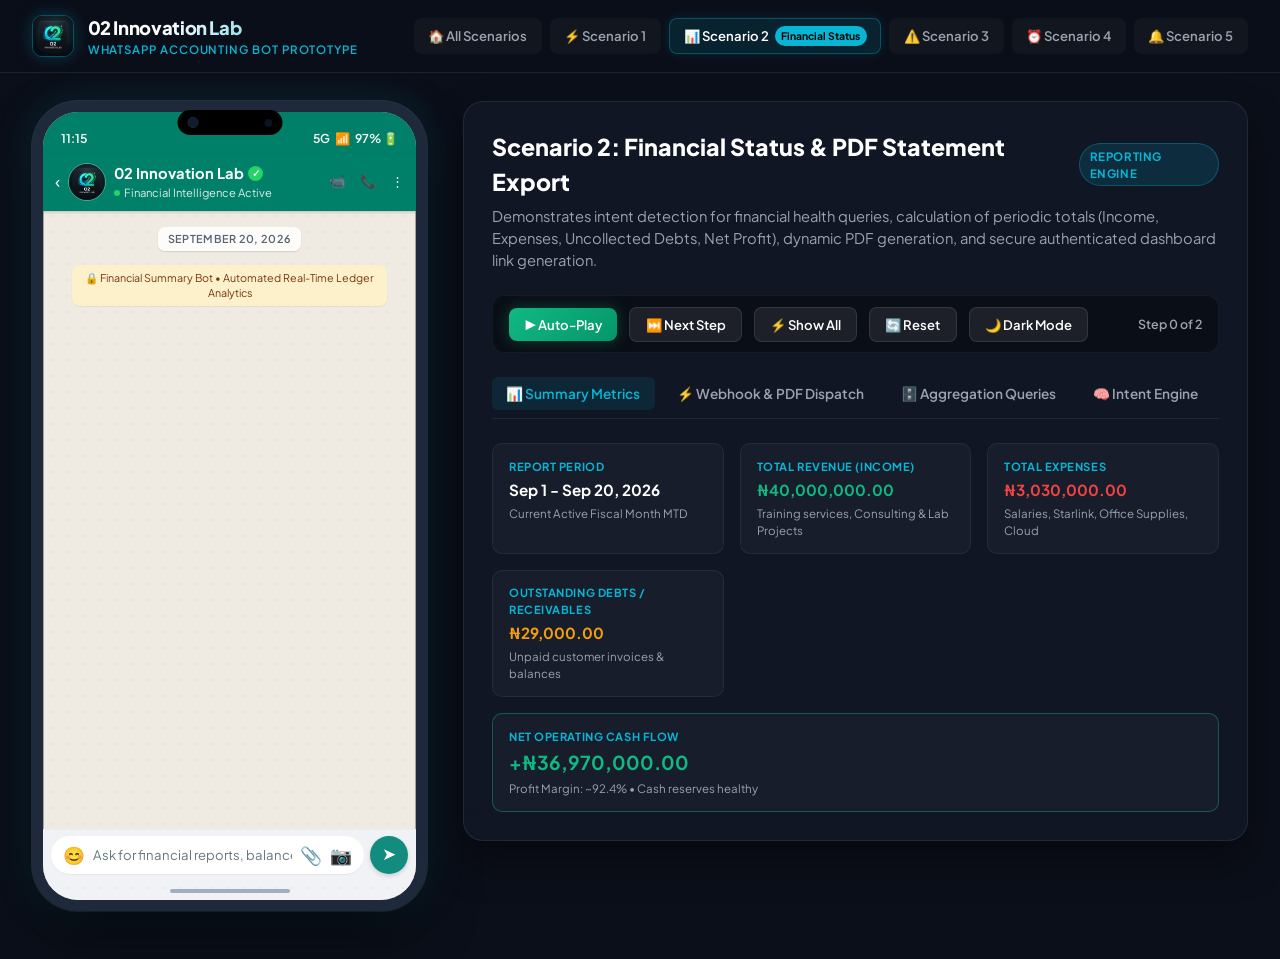
<file: scenario2.html>
<!DOCTYPE html>
<html lang="en">
<head>
  <meta charset="UTF-8">
  <meta name="viewport" content="width=device-width, initial-scale=1.0">
  <title>Scenario 2: Financial Status & Report Generator - 02 Innovation Lab</title>
  <link rel="stylesheet" href="css/whatsapp.css">
</head>
<body>

  <!-- Top Navigation Header -->
  <nav class="portal-navbar">
    <a href="index.html" class="brand-wrapper">
      <img src="assets/logo.jpg" alt="02 Innovation Lab" class="brand-logo">
      <div class="brand-title-group">
        <h1>02 Innovation Lab</h1>
        <div class="brand-subtitle">WhatsApp Accounting Bot Prototype</div>
      </div>
    </a>
    <div class="nav-links">
      <a href="index.html" class="nav-pill">🏠 All Scenarios</a>
      <a href="scenario1.html" class="nav-pill">⚡ Scenario 1</a>
      <a href="scenario2.html" class="nav-pill active">📊 Scenario 2 <span class="badge">Financial Status</span></a>
      <a href="scenario3.html" class="nav-pill">⚠️ Scenario 3</a>
      <a href="scenario4.html" class="nav-pill">⏰ Scenario 4</a>
      <a href="scenario5.html" class="nav-pill">🔔 Scenario 5</a>
    </div>
  </nav>

  <!-- Prototype Workspace -->
  <div class="prototype-container">
    
    <!-- Mobile Phone Mockup Frame -->
    <div class="phone-mockup-wrapper">
      <div class="phone-island">
        <div class="island-camera"></div>
        <div class="island-sensor"></div>
      </div>

      <div class="phone-screen">
        <!-- Status Bar -->
        <div class="phone-statusbar">
          <span>11:15</span>
          <div class="statusbar-icons">
            <span>5G</span>
            <span>📶</span>
            <span>97% 🔋</span>
          </div>
        </div>

        <!-- WhatsApp Chat Header -->
        <div class="wa-chat-header">
          <div class="wa-header-left">
            <span class="wa-back-btn">‹</span>
            <div class="wa-avatar-box">
              <img src="assets/logo.jpg" alt="02 Bot" class="wa-avatar">
            </div>
            <div class="wa-contact-info">
              <div class="wa-contact-name">
                02 Innovation Lab
                <span class="wa-verified-badge">✓</span>
              </div>
              <div class="wa-contact-status">
                <span class="status-dot"></span>
                Financial Intelligence Active
              </div>
            </div>
          </div>
          <div class="wa-header-actions">
            <button class="wa-icon-btn" title="Video Call">📹</button>
            <button class="wa-icon-btn" title="Voice Call">📞</button>
            <button class="wa-icon-btn" title="More Options">⋮</button>
          </div>
        </div>

        <!-- Chat Conversation Messages -->
        <div class="wa-chat-body" id="chatBody">
          <div class="wa-date-divider">September 20, 2026</div>
          <div class="wa-security-note">
            🔒 Financial Summary Bot • Automated Real-Time Ledger Analytics
          </div>

          <!-- Typing Indicator -->
          <div class="wa-typing-indicator" id="typingIndicator" style="display: none;">
            <div class="typing-dot"></div>
            <div class="typing-dot"></div>
            <div class="typing-dot"></div>
          </div>
        </div>

        <!-- Interactive Input Bar -->
        <div class="wa-chat-footer">
          <div class="wa-input-pill">
            <span class="wa-input-icon">😊</span>
            <input type="text" id="chatInput" placeholder="Ask for financial reports, balances..." />
            <span class="wa-input-icon" title="Attachment">📎</span>
            <span class="wa-input-icon" title="Camera">📷</span>
          </div>
          <button class="wa-mic-btn" id="sendBtn" title="Send message">➤</button>
        </div>

        <!-- Bottom Home Indicator -->
        <div class="phone-home-indicator">
          <div class="home-bar"></div>
        </div>
      </div>
    </div>

    <!-- Developer & Stakeholder Inspector Panel -->
    <div class="dev-showcase-panel">
      <div class="scenario-header">
        <div class="scenario-title-area">
          <h2>
            <span>Scenario 2: Financial Status & PDF Statement Export</span>
            <span class="scenario-tag">Reporting Engine</span>
          </h2>
          <p class="scenario-desc">
            Demonstrates intent detection for financial health queries, calculation of periodic totals (Income, Expenses, Uncollected Debts, Net Profit), dynamic PDF generation, and secure authenticated dashboard link generation.
          </p>
        </div>
      </div>

      <!-- Playback Controls -->
      <div class="control-bar">
        <button class="control-btn primary" id="btnPlay">▶️ Auto-Play</button>
        <button class="control-btn" id="btnNext">⏭️ Next Step</button>
        <button class="control-btn" id="btnComplete">⚡ Show All</button>
        <button class="control-btn" id="btnReset">🔄 Reset</button>
        <button class="control-btn" id="btnThemeToggle">🌙 Dark Mode</button>
        <span class="progress-indicator" id="stepCounter">Step 0 of 2</span>
      </div>

      <!-- Developer Specs Tabs -->
      <div class="dev-tabs-header">
        <button class="dev-tab-btn active" data-tab="tab-overview">📊 Summary Metrics</button>
        <button class="dev-tab-btn" data-tab="tab-webhook">⚡ Webhook & PDF Dispatch</button>
        <button class="dev-tab-btn" data-tab="tab-database">🗄️ Aggregation Queries</button>
        <button class="dev-tab-btn" data-tab="tab-nlp">🧠 Intent Engine</button>
      </div>

      <!-- Tab 1: Summary Metrics -->
      <div class="dev-tab-content active" id="tab-overview">
        <div class="entity-grid">
          <div class="entity-card">
            <div class="entity-label">Report Period</div>
            <div class="entity-val">Sep 1 - Sep 20, 2026</div>
            <div class="entity-note">Current Active Fiscal Month MTD</div>
          </div>
          <div class="entity-card">
            <div class="entity-label">Total Revenue (Income)</div>
            <div class="entity-val" style="color: #10b981;">₦40,000,000.00</div>
            <div class="entity-note">Training services, Consulting & Lab Projects</div>
          </div>
          <div class="entity-card">
            <div class="entity-label">Total Expenses</div>
            <div class="entity-val" style="color: #ef4444;">₦3,030,000.00</div>
            <div class="entity-note">Salaries, Starlink, Office Supplies, Cloud</div>
          </div>
          <div class="entity-card">
            <div class="entity-label">Outstanding Debts / Receivables</div>
            <div class="entity-val" style="color: #f59e0b;">₦29,000.00</div>
            <div class="entity-note">Unpaid customer invoices & balances</div>
          </div>
          <div class="entity-card" style="grid-column: 1 / -1; border-color: rgba(16, 185, 129, 0.4);">
            <div class="entity-label">Net Operating Cash Flow</div>
            <div class="entity-val" style="color: #10b981; font-size: 1.2rem;">+₦36,970,000.00</div>
            <div class="entity-note">Profit Margin: ~92.4% • Cash reserves healthy</div>
          </div>
        </div>
      </div>

      <!-- Tab 2: Webhook & PDF Dispatch -->
      <div class="dev-tab-content" id="tab-webhook">
        <div class="code-block-wrapper">
          <div class="code-header">
            <span>WHATSAPP_MEDIA_DOCUMENT_DISPATCH.json</span>
            <button class="control-btn" style="padding: 2px 8px; font-size: 0.7rem;" onclick="copyCode('docCode')">📋 Copy</button>
          </div>
          <div class="code-content" id="docCode">{
  "messaging_product": "whatsapp",
  "recipient_type": "individual",
  "to": "2348031234567",
  "type": "document",
  "document": {
    "link": "https://chatadmin.02innovationslab.com/api/reports/pdf/summary-20260920-93939.pdf",
    "caption": "Here is your detailed financial summary statement (Sep 1 - 20, 2026)",
    "filename": "02_Innovation_Lab_Financial_Summary_Sep2026.pdf"
  }
}</div>
        </div>
      </div>

      <!-- Tab 3: Aggregation Queries -->
      <div class="dev-tab-content" id="tab-database">
        <div class="code-block-wrapper">
          <div class="code-header">
            <span>FINANCIAL_AGGREGATION.sql</span>
          </div>
          <div class="code-content">-- Calculate Period Totals for September 2026
SELECT 
  SUM(CASE WHEN type = 'INCOME' THEN amount ELSE 0 END) AS total_income,
  SUM(CASE WHEN type = 'EXPENSE' THEN amount ELSE 0 END) AS total_expenses,
  (SELECT COALESCE(SUM(amount_due), 0) FROM debts_receivables WHERE status = 'UNPAID') AS total_uncollected_debts,
  (SUM(CASE WHEN type = 'INCOME' THEN amount ELSE 0 END) - SUM(CASE WHEN type = 'EXPENSE' THEN amount ELSE 0 END)) AS net_profit
FROM transactions
WHERE transaction_date BETWEEN '2026-09-01' AND '2026-09-20'
  AND company_id = '02_INNOVATION_LAB';</div>
        </div>
      </div>

      <!-- Tab 4: NLP Rules -->
      <div class="dev-tab-content" id="tab-nlp">
        <div class="code-block-wrapper">
          <div class="code-header">
            <span>INTENT_MATCHING_RULES.yml</span>
          </div>
          <div class="code-content">intent: GET_FINANCIAL_SUMMARY
keywords:
  - "financial status"
  - "how much do we have"
  - "current balance"
  - "monthly report"
  - "income vs expense"
response_template:
  include_quick_metrics: true
  generate_pdf: true
  pdf_generator_service: "Puppeteer / PDFKit"
  include_dashboard_auth_token: true</div>
        </div>
      </div>

    </div>
  </div>

  <script src="js/chat-engine.js"></script>
  <script>
    const scenario2Messages = [
      {
        sender: 'me',
        type: 'text',
        text: `Hey, I want to know our current financial status`,
        time: '11:15 AM'
      },
      {
        sender: 'bot',
        type: 'text',
        text: `Ok sure, this is a basic summary for this month (September 1st - 20th): 📊`,
        reportCard: [
          { label: '📉 Debts / Receivables', value: '₦29,000' },
          { label: '💸 Expenses', value: '₦3,030,000' },
          { label: '💰 Income', value: '₦40,000,000' },
          { label: '📈 Net Operating Cash Flow', value: '+₦36,970,000', isNet: true }
        ],
        actions: [
          { label: '📄 Download summary.pdf (1.2 MB)', url: 'https://chatadmin.02innovationslab.com/summary/93939/pdf' },
          { label: '🌐 Open Web Analytics Dashboard', url: 'https://chatadmin.02innovationslab.com/summary/93939/overview' },
          { label: '🔍 Filter by Category', onClick: "alert('Displaying Expense breakdown: Salaries: ₦1.8M, Cloud/Infra: ₦800k, Ops: ₦430k')" }
        ],
        time: '11:15 AM'
      }
    ];

    document.addEventListener('DOMContentLoaded', () => {
      window.engine = new ChatPrototypeEngine({
        scenarioId: 'scenario2',
        messages: scenario2Messages,
        containerId: 'chatBody'
      });
    });
  </script>
</body>
</html>
</file>
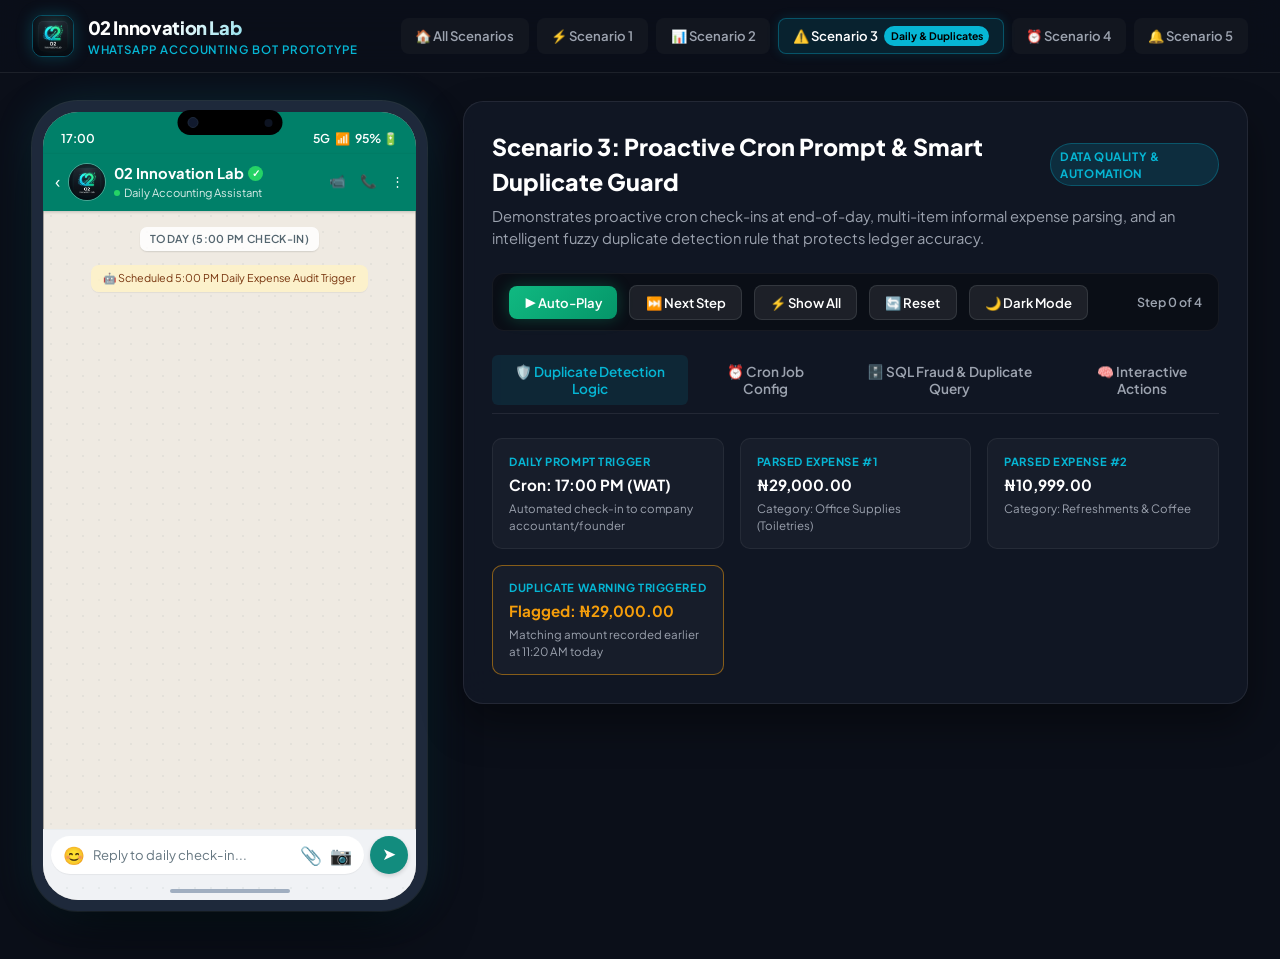
<file: scenario3.html>
<!DOCTYPE html>
<html lang="en">
<head>
  <meta charset="UTF-8">
  <meta name="viewport" content="width=device-width, initial-scale=1.0">
  <title>Scenario 3: Daily Accounting Check-in & Duplicate Detection - 02 Innovation Lab</title>
  <link rel="stylesheet" href="css/whatsapp.css">
</head>
<body>

  <!-- Top Navigation Header -->
  <nav class="portal-navbar">
    <a href="index.html" class="brand-wrapper">
      <img src="assets/logo.jpg" alt="02 Innovation Lab" class="brand-logo">
      <div class="brand-title-group">
        <h1>02 Innovation Lab</h1>
        <div class="brand-subtitle">WhatsApp Accounting Bot Prototype</div>
      </div>
    </a>
    <div class="nav-links">
      <a href="index.html" class="nav-pill">🏠 All Scenarios</a>
      <a href="scenario1.html" class="nav-pill">⚡ Scenario 1</a>
      <a href="scenario2.html" class="nav-pill">📊 Scenario 2</a>
      <a href="scenario3.html" class="nav-pill active">⚠️ Scenario 3 <span class="badge">Daily & Duplicates</span></a>
      <a href="scenario4.html" class="nav-pill">⏰ Scenario 4</a>
      <a href="scenario5.html" class="nav-pill">🔔 Scenario 5</a>
    </div>
  </nav>

  <!-- Prototype Workspace -->
  <div class="prototype-container">
    
    <!-- Mobile Phone Mockup Frame -->
    <div class="phone-mockup-wrapper">
      <div class="phone-island">
        <div class="island-camera"></div>
        <div class="island-sensor"></div>
      </div>

      <div class="phone-screen">
        <!-- Status Bar -->
        <div class="phone-statusbar">
          <span>17:00</span>
          <div class="statusbar-icons">
            <span>5G</span>
            <span>📶</span>
            <span>95% 🔋</span>
          </div>
        </div>

        <!-- WhatsApp Chat Header -->
        <div class="wa-chat-header">
          <div class="wa-header-left">
            <span class="wa-back-btn">‹</span>
            <div class="wa-avatar-box">
              <img src="assets/logo.jpg" alt="02 Bot" class="wa-avatar">
            </div>
            <div class="wa-contact-info">
              <div class="wa-contact-name">
                02 Innovation Lab
                <span class="wa-verified-badge">✓</span>
              </div>
              <div class="wa-contact-status">
                <span class="status-dot"></span>
                Daily Accounting Assistant
              </div>
            </div>
          </div>
          <div class="wa-header-actions">
            <button class="wa-icon-btn" title="Video Call">📹</button>
            <button class="wa-icon-btn" title="Voice Call">📞</button>
            <button class="wa-icon-btn" title="More Options">⋮</button>
          </div>
        </div>

        <!-- Chat Conversation Messages -->
        <div class="wa-chat-body" id="chatBody">
          <div class="wa-date-divider">Today (5:00 PM Check-In)</div>
          <div class="wa-security-note">
            🤖 Scheduled 5:00 PM Daily Expense Audit Trigger
          </div>

          <!-- Typing Indicator -->
          <div class="wa-typing-indicator" id="typingIndicator" style="display: none;">
            <div class="typing-dot"></div>
            <div class="typing-dot"></div>
            <div class="typing-dot"></div>
          </div>
        </div>

        <!-- Interactive Input Bar -->
        <div class="wa-chat-footer">
          <div class="wa-input-pill">
            <span class="wa-input-icon">😊</span>
            <input type="text" id="chatInput" placeholder="Reply to daily check-in..." />
            <span class="wa-input-icon" title="Attachment">📎</span>
            <span class="wa-input-icon" title="Camera">📷</span>
          </div>
          <button class="wa-mic-btn" id="sendBtn" title="Send message">➤</button>
        </div>

        <!-- Bottom Home Indicator -->
        <div class="phone-home-indicator">
          <div class="home-bar"></div>
        </div>
      </div>
    </div>

    <!-- Developer & Stakeholder Inspector Panel -->
    <div class="dev-showcase-panel">
      <div class="scenario-header">
        <div class="scenario-title-area">
          <h2>
            <span>Scenario 3: Proactive Cron Prompt & Smart Duplicate Guard</span>
            <span class="scenario-tag">Data Quality & Automation</span>
          </h2>
          <p class="scenario-desc">
            Demonstrates proactive cron check-ins at end-of-day, multi-item informal expense parsing, and an intelligent fuzzy duplicate detection rule that protects ledger accuracy.
          </p>
        </div>
      </div>

      <!-- Playback Controls -->
      <div class="control-bar">
        <button class="control-btn primary" id="btnPlay">▶️ Auto-Play</button>
        <button class="control-btn" id="btnNext">⏭️ Next Step</button>
        <button class="control-btn" id="btnComplete">⚡ Show All</button>
        <button class="control-btn" id="btnReset">🔄 Reset</button>
        <button class="control-btn" id="btnThemeToggle">🌙 Dark Mode</button>
        <span class="progress-indicator" id="stepCounter">Step 0 of 4</span>
      </div>

      <!-- Developer Specs Tabs -->
      <div class="dev-tabs-header">
        <button class="dev-tab-btn active" data-tab="tab-overview">🛡️ Duplicate Detection Logic</button>
        <button class="dev-tab-btn" data-tab="tab-webhook">⏰ Cron Job Config</button>
        <button class="dev-tab-btn" data-tab="tab-database">🗄️ SQL Fraud & Duplicate Query</button>
        <button class="dev-tab-btn" data-tab="tab-nlp">🧠 Interactive Actions</button>
      </div>

      <!-- Tab 1: Duplicate Detection Logic -->
      <div class="dev-tab-content active" id="tab-overview">
        <div class="entity-grid">
          <div class="entity-card">
            <div class="entity-label">Daily Prompt Trigger</div>
            <div class="entity-val">Cron: 17:00 PM (WAT)</div>
            <div class="entity-note">Automated check-in to company accountant/founder</div>
          </div>
          <div class="entity-card">
            <div class="entity-label">Parsed Expense #1</div>
            <div class="entity-val">₦29,000.00</div>
            <div class="entity-note">Category: Office Supplies (Toiletries)</div>
          </div>
          <div class="entity-card">
            <div class="entity-label">Parsed Expense #2</div>
            <div class="entity-val">₦10,999.00</div>
            <div class="entity-note">Category: Refreshments & Coffee</div>
          </div>
          <div class="entity-card" style="border-color: rgba(245, 158, 11, 0.5);">
            <div class="entity-label">Duplicate Warning Triggered</div>
            <div class="entity-val" style="color: #f59e0b;">Flagged: ₦29,000.00</div>
            <div class="entity-note">Matching amount recorded earlier at 11:20 AM today</div>
          </div>
        </div>
      </div>

      <!-- Tab 2: Cron Config -->
      <div class="dev-tab-content" id="tab-webhook">
        <div class="code-block-wrapper">
          <div class="code-header">
            <span>CRON_DISPATCH_SCHEDULE.json</span>
          </div>
          <div class="code-content">{
  "cron_expression": "0 17 * * 1-5",
  "timezone": "Africa/Lagos",
  "target_recipients": ["2348031234567"],
  "template_name": "daily_accounting_checkin",
  "template_variables": {
    "company_name": "02 Innovation Lab",
    "report_date": "2026-09-02"
  },
  "endpoint": "https://graph.facebook.com/v19.0/{{PHONE_NUMBER_ID}}/messages"
}</div>
        </div>
      </div>

      <!-- Tab 3: SQL Duplicate Check -->
      <div class="dev-tab-content" id="tab-database">
        <div class="code-block-wrapper">
          <div class="code-header">
            <span>DUPLICATE_CHECK_QUERY.sql</span>
          </div>
          <div class="code-content">-- Check if an identical amount was recorded in the last 24 hours
SELECT id, amount, description, created_at
FROM transactions
WHERE company_id = '02_INNOVATION_LAB'
  AND amount = 29000.00
  AND created_at >= NOW() - INTERVAL 1 DAY;

-- If count > 1, trigger WhatsApp interactive alert message with Action Buttons</div>
        </div>
      </div>

      <!-- Tab 4: Interactive Actions -->
      <div class="dev-tab-content" id="tab-nlp">
        <div class="code-block-wrapper">
          <div class="code-header">
            <span>WHATSAPP_BUTTONS_PAYLOAD.json</span>
          </div>
          <div class="code-content">{
  "type": "interactive",
  "interactive": {
    "type": "button",
    "body": {
      "text": "⚠️ I see 29,000 twice today, check and confirm it is not a duplicate entry."
    },
    "action": {
      "buttons": [
        {
          "type": "reply",
          "reply": {
            "id": "btn_confirm_valid_29k",
            "title": "✅ Confirm Both Valid"
          }
        },
        {
          "type": "reply",
          "reply": {
            "id": "btn_delete_duplicate_29k",
            "title": "🗑️ Delete Duplicate"
          }
        }
      ]
    }
  }
}</div>
        </div>
      </div>

    </div>
  </div>

  <script src="js/chat-engine.js"></script>
  <script>
    const scenario3Messages = [
      {
        sender: 'bot',
        type: 'text',
        text: `Hello, did you have any financial accounting to report today? 📝`,
        time: '5:00 PM'
      },
      {
        sender: 'me',
        type: 'text',
        text: `Yes, Here they are:<br>29,000 for buying toiletries<br>10,999 for office coffee beans`,
        time: '5:02 PM'
      },
      {
        sender: 'bot',
        type: 'text',
        text: `Noted and recorded. ✅<br><br>• <strong>Toiletries:</strong> ₦29,000<br>• <strong>Coffee Beans:</strong> ₦10,999<br>• <strong>Total logged:</strong> ₦39,999<br><br>Click on this link to see the records entered and also add more: <a href="https://chatadmin.02innovationslab.com/summary/manage/02092026/txn883" target="_blank" class="wa-link">chatadmin.02innovationslab.com/summary/manage/02092026/...</a>`,
        time: '5:02 PM'
      },
      {
        sender: 'bot',
        type: 'text',
        text: `I see <strong>₦29,000</strong> twice today. Please check and confirm it is not a duplicate entry:`,
        alertCard: {
          title: 'Potential Duplicate Entry Detected',
          message: 'Previous ₦29,000 was logged at 11:20 AM today. Is this an additional new expense or a duplicate?'
        },
        actions: [
          { label: '✅ Keep Both (Separate Expenses)', onClick: "alert('Confirmed: Both ₦29,000 entries preserved as distinct expenses.')" },
          { label: '🗑️ Delete Duplicate Entry', danger: true, onClick: "alert('Deleted duplicate ₦29,000 entry. Balance adjusted!')" },
          { label: '🔍 Compare Both Entries', url: 'https://chatadmin.02innovationslab.com/summary/manage/02092026/compare' }
        ],
        time: '5:03 PM'
      }
    ];

    document.addEventListener('DOMContentLoaded', () => {
      window.engine = new ChatPrototypeEngine({
        scenarioId: 'scenario3',
        messages: scenario3Messages,
        containerId: 'chatBody'
      });
    });
  </script>
</body>
</html>
</file>
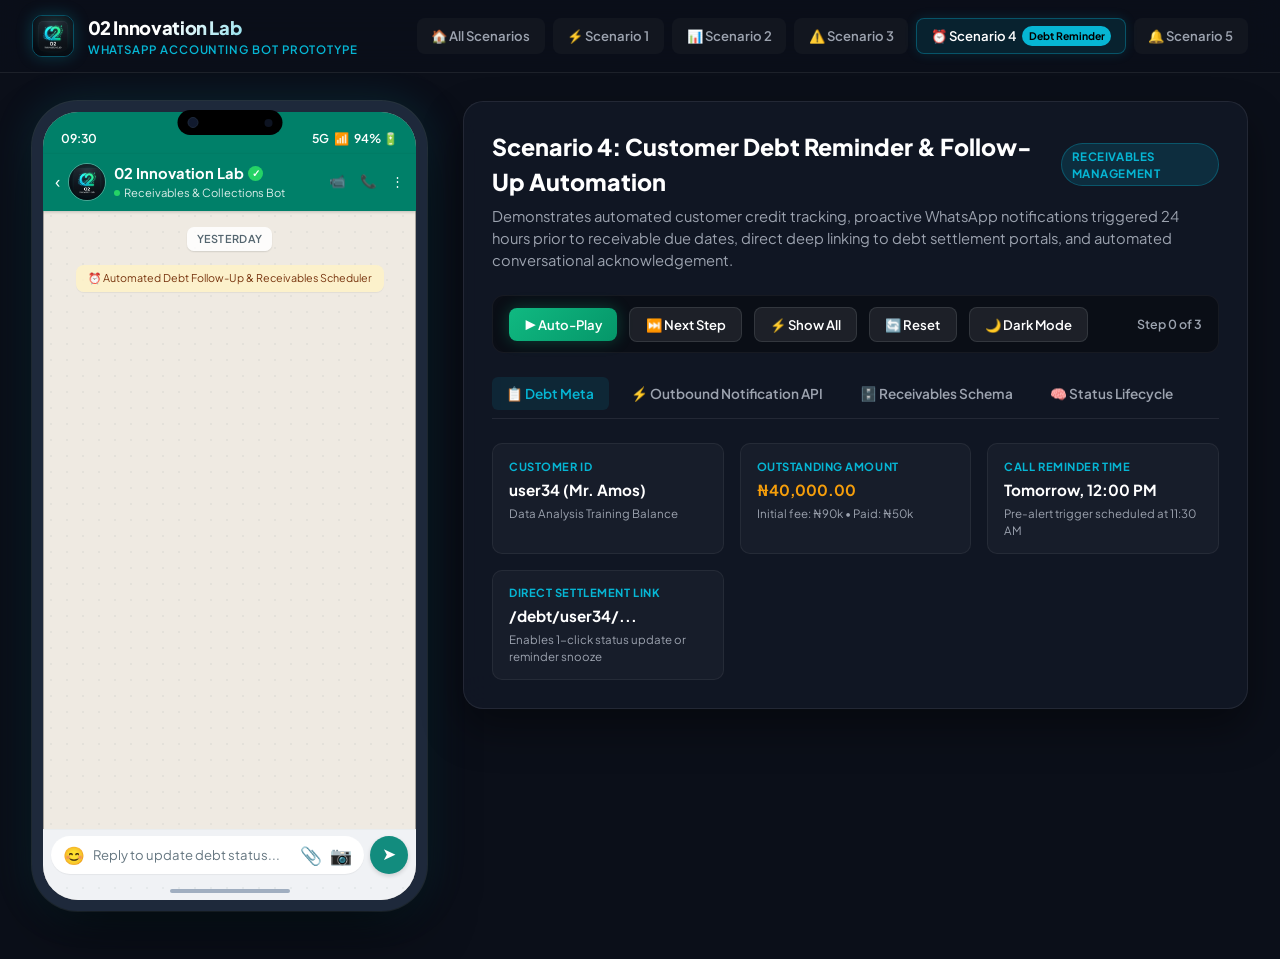
<file: scenario4.html>
<!DOCTYPE html>
<html lang="en">
<head>
  <meta charset="UTF-8">
  <meta name="viewport" content="width=device-width, initial-scale=1.0">
  <title>Scenario 4: Customer Debt Reminder & Follow-Up - 02 Innovation Lab</title>
  <link rel="stylesheet" href="css/whatsapp.css">
</head>
<body>

  <!-- Top Navigation Header -->
  <nav class="portal-navbar">
    <a href="index.html" class="brand-wrapper">
      <img src="assets/logo.jpg" alt="02 Innovation Lab" class="brand-logo">
      <div class="brand-title-group">
        <h1>02 Innovation Lab</h1>
        <div class="brand-subtitle">WhatsApp Accounting Bot Prototype</div>
      </div>
    </a>
    <div class="nav-links">
      <a href="index.html" class="nav-pill">🏠 All Scenarios</a>
      <a href="scenario1.html" class="nav-pill">⚡ Scenario 1</a>
      <a href="scenario2.html" class="nav-pill">📊 Scenario 2</a>
      <a href="scenario3.html" class="nav-pill">⚠️ Scenario 3</a>
      <a href="scenario4.html" class="nav-pill active">⏰ Scenario 4 <span class="badge">Debt Reminder</span></a>
      <a href="scenario5.html" class="nav-pill">🔔 Scenario 5</a>
    </div>
  </nav>

  <!-- Prototype Workspace -->
  <div class="prototype-container">
    
    <!-- Mobile Phone Mockup Frame -->
    <div class="phone-mockup-wrapper">
      <div class="phone-island">
        <div class="island-camera"></div>
        <div class="island-sensor"></div>
      </div>

      <div class="phone-screen">
        <!-- Status Bar -->
        <div class="phone-statusbar">
          <span>09:30</span>
          <div class="statusbar-icons">
            <span>5G</span>
            <span>📶</span>
            <span>94% 🔋</span>
          </div>
        </div>

        <!-- WhatsApp Chat Header -->
        <div class="wa-chat-header">
          <div class="wa-header-left">
            <span class="wa-back-btn">‹</span>
            <div class="wa-avatar-box">
              <img src="assets/logo.jpg" alt="02 Bot" class="wa-avatar">
            </div>
            <div class="wa-contact-info">
              <div class="wa-contact-name">
                02 Innovation Lab
                <span class="wa-verified-badge">✓</span>
              </div>
              <div class="wa-contact-status">
                <span class="status-dot"></span>
                Receivables & Collections Bot
              </div>
            </div>
          </div>
          <div class="wa-header-actions">
            <button class="wa-icon-btn" title="Video Call">📹</button>
            <button class="wa-icon-btn" title="Voice Call">📞</button>
            <button class="wa-icon-btn" title="More Options">⋮</button>
          </div>
        </div>

        <!-- Chat Conversation Messages -->
        <div class="wa-chat-body" id="chatBody">
          <div class="wa-date-divider">Yesterday</div>
          <div class="wa-security-note">
            ⏰ Automated Debt Follow-Up & Receivables Scheduler
          </div>

          <!-- Typing Indicator -->
          <div class="wa-typing-indicator" id="typingIndicator" style="display: none;">
            <div class="typing-dot"></div>
            <div class="typing-dot"></div>
            <div class="typing-dot"></div>
          </div>
        </div>

        <!-- Interactive Input Bar -->
        <div class="wa-chat-footer">
          <div class="wa-input-pill">
            <span class="wa-input-icon">😊</span>
            <input type="text" id="chatInput" placeholder="Reply to update debt status..." />
            <span class="wa-input-icon" title="Attachment">📎</span>
            <span class="wa-input-icon" title="Camera">📷</span>
          </div>
          <button class="wa-mic-btn" id="sendBtn" title="Send message">➤</button>
        </div>

        <!-- Bottom Home Indicator -->
        <div class="phone-home-indicator">
          <div class="home-bar"></div>
        </div>
      </div>
    </div>

    <!-- Developer & Stakeholder Inspector Panel -->
    <div class="dev-showcase-panel">
      <div class="scenario-header">
        <div class="scenario-title-area">
          <h2>
            <span>Scenario 4: Customer Debt Reminder & Follow-Up Automation</span>
            <span class="scenario-tag">Receivables Management</span>
          </h2>
          <p class="scenario-desc">
            Demonstrates automated customer credit tracking, proactive WhatsApp notifications triggered 24 hours prior to receivable due dates, direct deep linking to debt settlement portals, and automated conversational acknowledgement.
          </p>
        </div>
      </div>

      <!-- Playback Controls -->
      <div class="control-bar">
        <button class="control-btn primary" id="btnPlay">▶️ Auto-Play</button>
        <button class="control-btn" id="btnNext">⏭️ Next Step</button>
        <button class="control-btn" id="btnComplete">⚡ Show All</button>
        <button class="control-btn" id="btnReset">🔄 Reset</button>
        <button class="control-btn" id="btnThemeToggle">🌙 Dark Mode</button>
        <span class="progress-indicator" id="stepCounter">Step 0 of 3</span>
      </div>

      <!-- Developer Specs Tabs -->
      <div class="dev-tabs-header">
        <button class="dev-tab-btn active" data-tab="tab-overview">📋 Debt Meta</button>
        <button class="dev-tab-btn" data-tab="tab-webhook">⚡ Outbound Notification API</button>
        <button class="dev-tab-btn" data-tab="tab-database">🗄️ Receivables Schema</button>
        <button class="dev-tab-btn" data-tab="tab-nlp">🧠 Status Lifecycle</button>
      </div>

      <!-- Tab 1: Debt Meta -->
      <div class="dev-tab-content active" id="tab-overview">
        <div class="entity-grid">
          <div class="entity-card">
            <div class="entity-label">Customer ID</div>
            <div class="entity-val">user34 (Mr. Amos)</div>
            <div class="entity-note">Data Analysis Training Balance</div>
          </div>
          <div class="entity-card">
            <div class="entity-label">Outstanding Amount</div>
            <div class="entity-val" style="color: #f59e0b;">₦40,000.00</div>
            <div class="entity-note">Initial fee: ₦90k • Paid: ₦50k</div>
          </div>
          <div class="entity-card">
            <div class="entity-label">Call Reminder Time</div>
            <div class="entity-val">Tomorrow, 12:00 PM</div>
            <div class="entity-note">Pre-alert trigger scheduled at 11:30 AM</div>
          </div>
          <div class="entity-card">
            <div class="entity-label">Direct Settlement Link</div>
            <div class="entity-val">/debt/user34/...</div>
            <div class="entity-note">Enables 1-click status update or reminder snooze</div>
          </div>
        </div>
      </div>

      <!-- Tab 2: Outbound API -->
      <div class="dev-tab-content" id="tab-webhook">
        <div class="code-block-wrapper">
          <div class="code-header">
            <span>DEBT_ALERT_DISPATCH.json</span>
          </div>
          <div class="code-content">{
  "messaging_product": "whatsapp",
  "to": "2348031234567",
  "type": "template",
  "template": {
    "name": "debt_collection_reminder",
    "language": { "code": "en" },
    "components": [
      {
        "type": "body",
        "parameters": [
          { "type": "text", "text": "12pm tomorrow" },
          { "type": "text", "text": "Mr. Amos (₦40,000)" },
          { "type": "text", "text": "chatadmin.02innovationslab.com/debt/user34/settle" }
        ]
      }
    ]
  }
}</div>
        </div>
      </div>

      <!-- Tab 3: Receivables Schema -->
      <div class="dev-tab-content" id="tab-database">
        <div class="code-block-wrapper">
          <div class="code-header">
            <span>DEBT_MANAGEMENT_TABLE.sql</span>
          </div>
          <div class="code-content">CREATE TABLE debts_receivables (
  id INT AUTO_INCREMENT PRIMARY KEY,
  customer_id VARCHAR(50) NOT NULL,
  customer_name VARCHAR(150) NOT NULL,
  amount_due DECIMAL(12,2) NOT NULL,
  due_date DATETIME NOT NULL,
  reminder_time DATETIME NOT NULL,
  status ENUM('PENDING', 'PARTIAL', 'SETTLED', 'WRITTEN_OFF') DEFAULT 'PENDING',
  last_notified_at DATETIME,
  notes TEXT,
  updated_at TIMESTAMP DEFAULT CURRENT_TIMESTAMP ON UPDATE CURRENT_TIMESTAMP
);</div>
        </div>
      </div>

      <!-- Tab 4: Status Lifecycle -->
      <div class="dev-tab-content" id="tab-nlp">
        <div class="code-block-wrapper">
          <div class="code-header">
            <span>STATE_TRANSITION_LOGIC.md</span>
          </div>
          <div class="code-content">State Transition:
1. PENDING (Reminder Scheduled: 24h prior to 12pm)
2. BOT_ALERT_SENT (Triggered WhatsApp message with action buttons)
3. USER_ACTION:
   - "Mark as Paid": Updates status to SETTLED, posts ₦40,000 to Income table.
   - "Snooze 3 Days": Updates reminder_time = NOW() + INTERVAL 3 DAY.
   - "Partial Settlement": Prompts for amount paid and recalculates remaining balance.</div>
        </div>
      </div>

    </div>
  </div>

  <script src="js/chat-engine.js"></script>
  <script>
    const scenario4Messages = [
      {
        sender: 'bot',
        type: 'text',
        text: `⏰ You have debt reminder to reach out to customer by <strong>12pm tomorrow</strong>.<br><br>Customer: <strong>Mr. Amos</strong><br>Balance Due: <strong>₦40,000</strong><br><br>Please don't forget to update the status of the debt or set a new reminder for the debt.<br>Use this link: <a href="https://chatadmin.02innovationslab.com/debt/user34/manage" target="_blank" class="wa-link">chatadmin.02innovationslab.com/debt/user34/...</a>`,
        actions: [
          { label: '✅ Mark Debt as Paid (₦40,000)', onClick: "alert('Status updated: Mr. Amos marked as FULLY PAID! Income ledger updated.')" },
          { label: '⏳ Snooze Reminder (3 Days)', onClick: "alert('Reminder postponed to 3 days later.')" },
          { label: '📞 Call Customer (+23480...)', url: 'https://chatadmin.02innovationslab.com/debt/user34/contact' }
        ],
        time: '9:30 AM'
      },
      {
        sender: 'me',
        type: 'text',
        text: `Thank you`,
        time: '9:32 AM'
      },
      {
        sender: 'bot',
        type: 'text',
        text: `You're welcome! I will notify you again tomorrow at 11:30 AM before the scheduled 12:00 PM follow-up. 👍`,
        time: '9:32 AM'
      }
    ];

    document.addEventListener('DOMContentLoaded', () => {
      window.engine = new ChatPrototypeEngine({
        scenarioId: 'scenario4',
        messages: scenario4Messages,
        containerId: 'chatBody'
      });
    });
  </script>
</body>
</html>
</file>
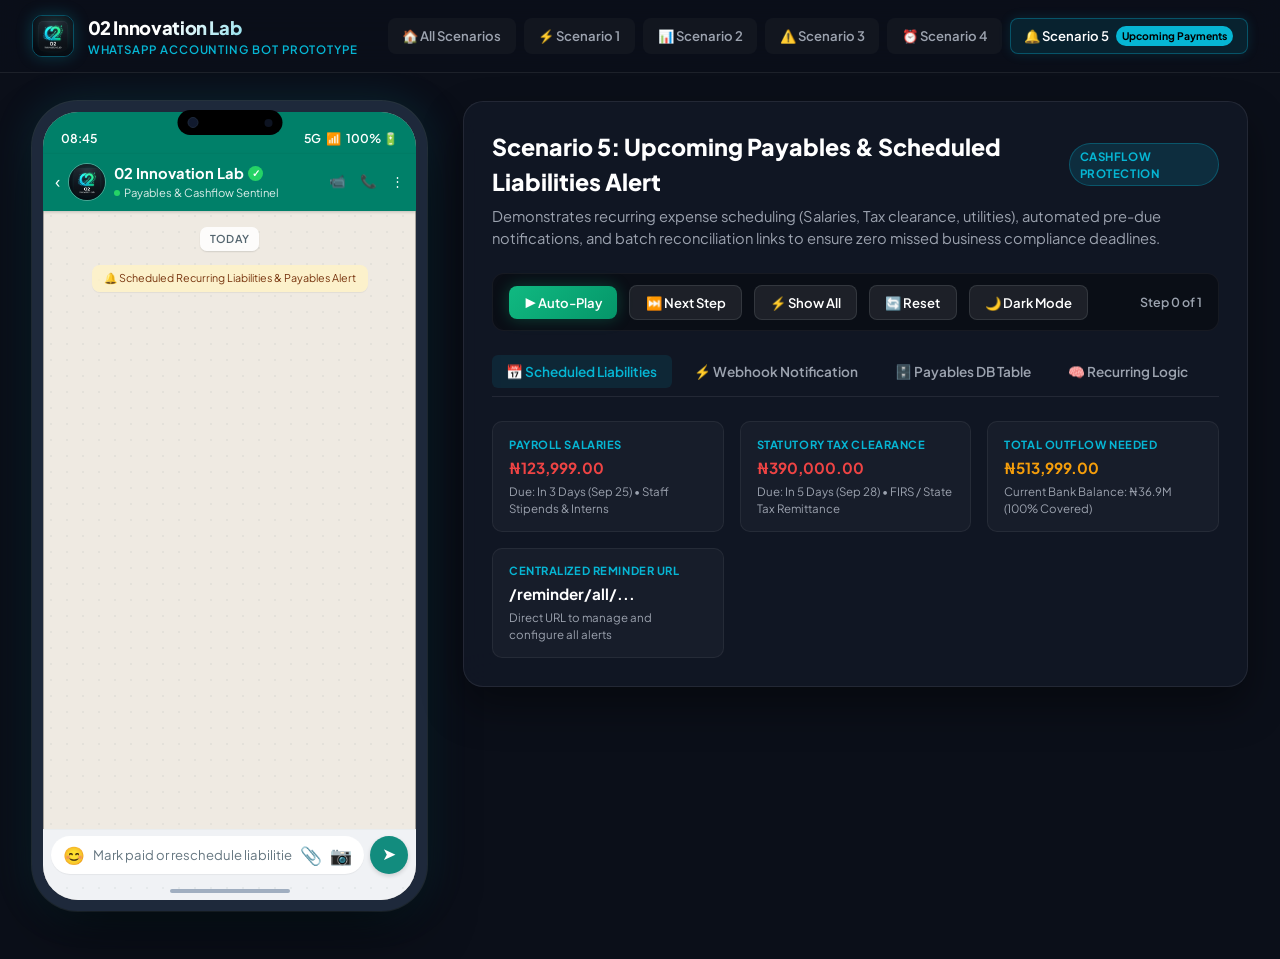
<file: scenario5.html>
<!DOCTYPE html>
<html lang="en">
<head>
  <meta charset="UTF-8">
  <meta name="viewport" content="width=device-width, initial-scale=1.0">
  <title>Scenario 5: Upcoming Liabilities & Scheduled Reminders - 02 Innovation Lab</title>
  <link rel="stylesheet" href="css/whatsapp.css">
</head>
<body>

  <!-- Top Navigation Header -->
  <nav class="portal-navbar">
    <a href="index.html" class="brand-wrapper">
      <img src="assets/logo.jpg" alt="02 Innovation Lab" class="brand-logo">
      <div class="brand-title-group">
        <h1>02 Innovation Lab</h1>
        <div class="brand-subtitle">WhatsApp Accounting Bot Prototype</div>
      </div>
    </a>
    <div class="nav-links">
      <a href="index.html" class="nav-pill">🏠 All Scenarios</a>
      <a href="scenario1.html" class="nav-pill">⚡ Scenario 1</a>
      <a href="scenario2.html" class="nav-pill">📊 Scenario 2</a>
      <a href="scenario3.html" class="nav-pill">⚠️ Scenario 3</a>
      <a href="scenario4.html" class="nav-pill">⏰ Scenario 4</a>
      <a href="scenario5.html" class="nav-pill active">🔔 Scenario 5 <span class="badge">Upcoming Payments</span></a>
    </div>
  </nav>

  <!-- Prototype Workspace -->
  <div class="prototype-container">
    
    <!-- Mobile Phone Mockup Frame -->
    <div class="phone-mockup-wrapper">
      <div class="phone-island">
        <div class="island-camera"></div>
        <div class="island-sensor"></div>
      </div>

      <div class="phone-screen">
        <!-- Status Bar -->
        <div class="phone-statusbar">
          <span>08:45</span>
          <div class="statusbar-icons">
            <span>5G</span>
            <span>📶</span>
            <span>100% 🔋</span>
          </div>
        </div>

        <!-- WhatsApp Chat Header -->
        <div class="wa-chat-header">
          <div class="wa-header-left">
            <span class="wa-back-btn">‹</span>
            <div class="wa-avatar-box">
              <img src="assets/logo.jpg" alt="02 Bot" class="wa-avatar">
            </div>
            <div class="wa-contact-info">
              <div class="wa-contact-name">
                02 Innovation Lab
                <span class="wa-verified-badge">✓</span>
              </div>
              <div class="wa-contact-status">
                <span class="status-dot"></span>
                Payables & Cashflow Sentinel
              </div>
            </div>
          </div>
          <div class="wa-header-actions">
            <button class="wa-icon-btn" title="Video Call">📹</button>
            <button class="wa-icon-btn" title="Voice Call">📞</button>
            <button class="wa-icon-btn" title="More Options">⋮</button>
          </div>
        </div>

        <!-- Chat Conversation Messages -->
        <div class="wa-chat-body" id="chatBody">
          <div class="wa-date-divider">Today</div>
          <div class="wa-security-note">
            🔔 Scheduled Recurring Liabilities & Payables Alert
          </div>

          <!-- Typing Indicator -->
          <div class="wa-typing-indicator" id="typingIndicator" style="display: none;">
            <div class="typing-dot"></div>
            <div class="typing-dot"></div>
            <div class="typing-dot"></div>
          </div>
        </div>

        <!-- Interactive Input Bar -->
        <div class="wa-chat-footer">
          <div class="wa-input-pill">
            <span class="wa-input-icon">😊</span>
            <input type="text" id="chatInput" placeholder="Mark paid or reschedule liabilities..." />
            <span class="wa-input-icon" title="Attachment">📎</span>
            <span class="wa-input-icon" title="Camera">📷</span>
          </div>
          <button class="wa-mic-btn" id="sendBtn" title="Send message">➤</button>
        </div>

        <!-- Bottom Home Indicator -->
        <div class="phone-home-indicator">
          <div class="home-bar"></div>
        </div>
      </div>
    </div>

    <!-- Developer & Stakeholder Inspector Panel -->
    <div class="dev-showcase-panel">
      <div class="scenario-header">
        <div class="scenario-title-area">
          <h2>
            <span>Scenario 5: Upcoming Payables & Scheduled Liabilities Alert</span>
            <span class="scenario-tag">Cashflow Protection</span>
          </h2>
          <p class="scenario-desc">
            Demonstrates recurring expense scheduling (Salaries, Tax clearance, utilities), automated pre-due notifications, and batch reconciliation links to ensure zero missed business compliance deadlines.
          </p>
        </div>
      </div>

      <!-- Playback Controls -->
      <div class="control-bar">
        <button class="control-btn primary" id="btnPlay">▶️ Auto-Play</button>
        <button class="control-btn" id="btnNext">⏭️ Next Step</button>
        <button class="control-btn" id="btnComplete">⚡ Show All</button>
        <button class="control-btn" id="btnReset">🔄 Reset</button>
        <button class="control-btn" id="btnThemeToggle">🌙 Dark Mode</button>
        <span class="progress-indicator" id="stepCounter">Step 0 of 1</span>
      </div>

      <!-- Developer Specs Tabs -->
      <div class="dev-tabs-header">
        <button class="dev-tab-btn active" data-tab="tab-overview">📅 Scheduled Liabilities</button>
        <button class="dev-tab-btn" data-tab="tab-webhook">⚡ Webhook Notification</button>
        <button class="dev-tab-btn" data-tab="tab-database">🗄️ Payables DB Table</button>
        <button class="dev-tab-btn" data-tab="tab-nlp">🧠 Recurring Logic</button>
      </div>

      <!-- Tab 1: Scheduled Liabilities -->
      <div class="dev-tab-content active" id="tab-overview">
        <div class="entity-grid">
          <div class="entity-card">
            <div class="entity-label">Payroll Salaries</div>
            <div class="entity-val" style="color: #ef4444;">₦123,999.00</div>
            <div class="entity-note">Due: In 3 Days (Sep 25) • Staff Stipends & Interns</div>
          </div>
          <div class="entity-card">
            <div class="entity-label">Statutory Tax Clearance</div>
            <div class="entity-val" style="color: #ef4444;">₦390,000.00</div>
            <div class="entity-note">Due: In 5 Days (Sep 28) • FIRS / State Tax Remittance</div>
          </div>
          <div class="entity-card">
            <div class="entity-label">Total Outflow Needed</div>
            <div class="entity-val" style="color: #f59e0b;">₦513,999.00</div>
            <div class="entity-note">Current Bank Balance: ₦36.9M (100% Covered)</div>
          </div>
          <div class="entity-card">
            <div class="entity-label">Centralized Reminder URL</div>
            <div class="entity-val">/reminder/all/...</div>
            <div class="entity-note">Direct URL to manage and configure all alerts</div>
          </div>
        </div>
      </div>

      <!-- Tab 2: Webhook Notification -->
      <div class="dev-tab-content" id="tab-webhook">
        <div class="code-block-wrapper">
          <div class="code-header">
            <span>UPCOMING_PAYMENTS_PAYLOAD.json</span>
          </div>
          <div class="code-content">{
  "messaging_product": "whatsapp",
  "to": "2348031234567",
  "type": "interactive",
  "interactive": {
    "type": "list",
    "header": {
      "type": "text",
      "text": "Upcoming Payment Alerts"
    },
    "body": {
      "text": "You have upcoming payments based on reminders you set:\n\n• Salaries: ₦123,999\n• Tax clearance: ₦390,000\n\nManage all reminders here: chatadmin.02innovationslab.com/reminder/all/..."
    },
    "action": {
      "button": "Manage Liabilities",
      "sections": [
        {
          "title": "Upcoming Actions",
          "rows": [
            { "id": "pay_salaries", "title": "Mark Salaries Paid", "description": "₦123,999" },
            { "id": "pay_tax", "title": "Mark Tax Remitted", "description": "₦390,000" },
            { "id": "view_all", "title": "Open Portal", "description": "View all reminders" }
          ]
        }
      ]
    }
  }
}</div>
        </div>
      </div>

      <!-- Tab 3: Payables DB Table -->
      <div class="dev-tab-content" id="tab-database">
        <div class="code-block-wrapper">
          <div class="code-header">
            <span>SCHEDULED_PAYABLES.sql</span>
          </div>
          <div class="code-content">CREATE TABLE recurring_payables (
  id INT AUTO_INCREMENT PRIMARY KEY,
  company_id VARCHAR(50) NOT NULL,
  title VARCHAR(150) NOT NULL,
  amount DECIMAL(12,2) NOT NULL,
  frequency ENUM('ONCE', 'MONTHLY', 'QUARTERLY', 'ANNUAL') DEFAULT 'MONTHLY',
  due_date DATE NOT NULL,
  alert_days_before INT DEFAULT 5,
  status ENUM('PENDING', 'PAID', 'SKIPPED') DEFAULT 'PENDING'
);

-- Query upcoming payments due in next 7 days
SELECT * FROM recurring_payables
WHERE status = 'PENDING'
  AND due_date BETWEEN CURDATE() AND DATE_ADD(CURDATE(), INTERVAL 7 DAY);</div>
        </div>
      </div>

      <!-- Tab 4: Recurring Logic -->
      <div class="dev-tab-content" id="tab-nlp">
        <div class="code-block-wrapper">
          <div class="code-header">
            <span>AUTOMATION_SPEC.md</span>
          </div>
          <div class="code-content">Execution Logic:
1. Daily Daemon at 08:00 AM checks `recurring_payables` where `due_date <= CURDATE() + alert_days_before`.
2. Consolidates all pending items into a single WhatsApp notification message.
3. Automatically attaches deep-link with single-sign-on token to `chatadmin.02innovationslab.com/reminder/all/`.
4. If marked as paid via bot or portal, an `EXPENSE` transaction is automatically generated in the general ledger.</div>
        </div>
      </div>

    </div>
  </div>

  <script src="js/chat-engine.js"></script>
  <script>
    const scenario5Messages = [
      {
        sender: 'bot',
        type: 'text',
        text: `🔔 You have upcoming payments based on reminders you set:<br><br>• <strong>Salaries:</strong> ₦123,999 (Due in 3 days)<br>• <strong>Tax clearance:</strong> ₦390,000 (Due in 5 days)<br><br>Manage all reminders here: <a href="https://chatadmin.02innovationslab.com/reminder/all/upcoming" target="_blank" class="wa-link">chatadmin.02innovationslab.com/reminder/all/...</a>`,
        actions: [
          { label: '💳 Mark Salaries Paid (₦123,999)', onClick: "alert('Salaries marked as disbursed and logged into Expense ledger.')" },
          { label: '🏛️ Mark Tax Clearance Paid (₦390,000)', onClick: "alert('Tax clearance marked as paid.')" },
          { label: '⚙️ Manage All Reminders & Due Dates', url: 'https://chatadmin.02innovationslab.com/reminder/all/manage' }
        ],
        time: '8:45 AM'
      }
    ];

    document.addEventListener('DOMContentLoaded', () => {
      window.engine = new ChatPrototypeEngine({
        scenarioId: 'scenario5',
        messages: scenario5Messages,
        containerId: 'chatBody'
      });
    });
  </script>
</body>
</html>
</file>
<file: css/whatsapp.css>
/* ==========================================================================
   02 Innovation Lab - WhatsApp Accounting Chatbot Prototype Suite
   Universal Design System & WhatsApp UI Mockup Framework
   ========================================================================== */

@import url('https://fonts.googleapis.com/css2?family=Plus+Jakarta+Sans:wght@400;500;600;700;800&family=JetBrains+Mono:wght@400;500;600&display=swap');

:root {
  /* WhatsApp Brand Colors (Light Mode) */
  --wa-header: #008069;
  --wa-header-dark: #075e54;
  --wa-teal: #128c7e;
  --wa-green: #25d366;
  --wa-green-badge: #25d366;
  --wa-bg: #efeae2;
  --wa-bg-pattern-opacity: 0.08;
  --wa-incoming-bubble: #ffffff;
  --wa-incoming-text: #111b21;
  --wa-outgoing-bubble: #d9fdd3;
  --wa-outgoing-text: #111b21;
  --wa-bubble-meta: #667781;
  --wa-tick-blue: #53bdeb;
  --wa-input-bg: #ffffff;
  --wa-input-text: #111b21;
  --wa-footer-bg: #f0f2f5;
  --wa-border: #e9edef;
  --wa-link: #027eb5;
  --wa-badge-alert: #f59e0b;
  --wa-badge-danger: #ef4444;
  --wa-badge-success: #10b981;

  /* Showcase / Portal Palette */
  --portal-bg: #0b0f19;
  --portal-card-bg: rgba(18, 24, 38, 0.85);
  --portal-card-border: rgba(255, 255, 255, 0.08);
  --portal-text: #f3f4f6;
  --portal-text-muted: #9ca3af;
  --portal-accent: #06b6d4;
  --portal-accent-glow: rgba(6, 182, 212, 0.25);
  --portal-primary: #10b981;

  /* Layout & Sizing */
  --phone-width: 395px;
  --phone-height: 810px;
  --phone-radius: 46px;
  --phone-bezel: #1e293b;
}

[data-theme="dark"] {
  --wa-header: #1f2c34;
  --wa-header-dark: #121b22;
  --wa-teal: #00a884;
  --wa-bg: #0c1317;
  --wa-bg-pattern-opacity: 0.04;
  --wa-incoming-bubble: #202c33;
  --wa-incoming-text: #e9edef;
  --wa-outgoing-bubble: #005c4b;
  --wa-outgoing-text: #e9edef;
  --wa-bubble-meta: #8696a0;
  --wa-tick-blue: #53bdeb;
  --wa-input-bg: #2a3942;
  --wa-input-text: #d1d7db;
  --wa-footer-bg: #202c33;
  --wa-border: #222e35;
  --wa-link: #53bdeb;
}

* {
  box-sizing: border-box;
  margin: 0;
  padding: 0;
}

body {
  font-family: 'Plus Jakarta Sans', -apple-system, BlinkMacSystemFont, 'Segoe UI', Roboto, sans-serif;
  background-color: var(--portal-bg);
  color: var(--portal-text);
  min-height: 100vh;
  line-height: 1.5;
  -webkit-font-smoothing: antialiased;
}

/* ==========================================================================
   Hub & Portal Navigation & Layout
   ========================================================================== */
.portal-navbar {
  background: rgba(11, 15, 25, 0.92);
  backdrop-filter: blur(16px);
  border-bottom: 1px solid var(--portal-card-border);
  padding: 0.85rem 2rem;
  position: sticky;
  top: 0;
  z-index: 1000;
  display: flex;
  align-items: center;
  justify-content: space-between;
  gap: 1rem;
}

.brand-wrapper {
  display: flex;
  align-items: center;
  gap: 0.85rem;
  text-decoration: none;
  color: inherit;
}

.brand-logo {
  width: 42px;
  height: 42px;
  border-radius: 10px;
  object-fit: cover;
  box-shadow: 0 0 16px var(--portal-accent-glow);
  border: 1px solid rgba(6, 182, 212, 0.4);
}

.brand-title-group h1 {
  font-size: 1.15rem;
  font-weight: 800;
  letter-spacing: -0.02em;
  background: linear-gradient(135deg, #ffffff 30%, #06b6d4 100%);
  -webkit-background-clip: text;
  -webkit-text-fill-color: transparent;
}

.brand-subtitle {
  font-size: 0.72rem;
  color: var(--portal-accent);
  text-transform: uppercase;
  letter-spacing: 0.08em;
  font-weight: 600;
}

.nav-links {
  display: flex;
  align-items: center;
  gap: 0.5rem;
  flex-wrap: wrap;
}

.nav-pill {
  padding: 0.45rem 0.85rem;
  border-radius: 8px;
  font-size: 0.82rem;
  font-weight: 600;
  text-decoration: none;
  color: var(--portal-text-muted);
  background: rgba(255, 255, 255, 0.03);
  border: 1px solid transparent;
  transition: all 0.2s cubic-bezier(0.4, 0, 0.2, 1);
  display: inline-flex;
  align-items: center;
  gap: 0.4rem;
}

.nav-pill:hover, .nav-pill.active {
  color: #ffffff;
  background: rgba(6, 182, 212, 0.12);
  border-color: rgba(6, 182, 212, 0.35);
  box-shadow: 0 0 12px rgba(6, 182, 212, 0.15);
}

.nav-pill .badge {
  font-size: 0.65rem;
  padding: 0.15rem 0.4rem;
  background: var(--portal-accent);
  color: #000;
  border-radius: 999px;
  font-weight: 700;
}

/* Prototype Viewport Grid */
.prototype-container {
  max-width: 1540px;
  margin: 0 auto;
  padding: 1.75rem 2rem 3rem;
  display: grid;
  grid-template-columns: var(--phone-width) 1fr;
  gap: 2.25rem;
  align-items: start;
}

@media (max-width: 1080px) {
  .prototype-container {
    grid-template-columns: 1fr;
    justify-items: center;
  }
}

/* ==========================================================================
   Realistic Mobile Phone Frame (iPhone 15 Pro Aesthetic)
   ========================================================================== */
.phone-mockup-wrapper {
  position: relative;
  width: var(--phone-width);
  height: var(--phone-height);
  background: var(--phone-bezel);
  border-radius: var(--phone-radius);
  padding: 11px;
  box-shadow: 0 25px 60px -15px rgba(0, 0, 0, 0.8),
              0 0 0 1px rgba(255, 255, 255, 0.12),
              0 0 40px rgba(6, 182, 212, 0.15);
  display: flex;
  flex-direction: column;
  user-select: none;
  flex-shrink: 0;
}

.phone-screen {
  position: relative;
  width: 100%;
  height: 100%;
  border-radius: calc(var(--phone-radius) - 11px);
  background-color: var(--wa-bg);
  overflow: hidden;
  display: flex;
  flex-direction: column;
  box-shadow: inset 0 0 0 1px rgba(0, 0, 0, 0.3);
}

/* Background Wallpaper Pattern */
.phone-screen::before {
  content: '';
  position: absolute;
  inset: 0;
  background-image: radial-gradient(#667781 1px, transparent 1px);
  background-size: 16px 16px;
  opacity: var(--wa-bg-pattern-opacity);
  pointer-events: none;
  z-index: 1;
}

/* Dynamic Island / Notch */
.phone-island {
  position: absolute;
  top: 9px;
  left: 50%;
  transform: translateX(-50%);
  width: 105px;
  height: 25px;
  background: #000000;
  border-radius: 20px;
  z-index: 999;
  display: flex;
  align-items: center;
  justify-content: space-between;
  padding: 0 10px;
  transition: all 0.3s ease;
}

.phone-island .island-camera {
  width: 11px;
  height: 11px;
  background: #111a2e;
  border-radius: 50%;
  border: 1px solid #1e293b;
}

.phone-island .island-sensor {
  width: 8px;
  height: 8px;
  background: #0d1321;
  border-radius: 50%;
}

/* Phone Status Bar */
.phone-statusbar {
  height: 42px;
  padding: 10px 18px 0;
  display: flex;
  justify-content: space-between;
  align-items: center;
  font-size: 0.76rem;
  font-weight: 600;
  color: #ffffff;
  background-color: var(--wa-header);
  z-index: 10;
  position: relative;
}

.statusbar-icons {
  display: flex;
  align-items: center;
  gap: 5px;
}

/* WhatsApp Chat Header */
.wa-chat-header {
  background-color: var(--wa-header);
  color: #ffffff;
  padding: 8px 12px 10px;
  display: flex;
  align-items: center;
  justify-content: space-between;
  z-index: 10;
  position: relative;
  box-shadow: 0 1px 3px rgba(0, 0, 0, 0.2);
}

.wa-header-left {
  display: flex;
  align-items: center;
  gap: 8px;
  cursor: pointer;
}

.wa-back-btn {
  display: flex;
  align-items: center;
  color: #ffffff;
  font-size: 1.1rem;
}

.wa-avatar-box {
  position: relative;
  width: 38px;
  height: 38px;
}

.wa-avatar {
  width: 100%;
  height: 100%;
  border-radius: 50%;
  object-fit: cover;
  border: 1.5px solid rgba(255, 255, 255, 0.3);
}

.wa-contact-info {
  display: flex;
  flex-direction: column;
}

.wa-contact-name {
  font-size: 0.92rem;
  font-weight: 700;
  display: flex;
  align-items: center;
  gap: 4px;
}

.wa-verified-badge {
  display: inline-flex;
  align-items: center;
  justify-content: center;
  width: 15px;
  height: 15px;
  background: var(--wa-green-badge);
  color: #ffffff;
  border-radius: 50%;
  font-size: 0.6rem;
  font-weight: 900;
}

.wa-contact-status {
  font-size: 0.7rem;
  color: rgba(255, 255, 255, 0.85);
  display: flex;
  align-items: center;
  gap: 4px;
}

.status-dot {
  width: 6px;
  height: 6px;
  background-color: #25d366;
  border-radius: 50%;
  animation: pulse-green 2s infinite;
}

@keyframes pulse-green {
  0%, 100% { transform: scale(1); opacity: 1; }
  50% { transform: scale(1.3); opacity: 0.7; }
}

.wa-header-actions {
  display: flex;
  align-items: center;
  gap: 14px;
  color: #ffffff;
  font-size: 1.1rem;
}

.wa-icon-btn {
  cursor: pointer;
  opacity: 0.9;
  transition: opacity 0.2s;
  background: none;
  border: none;
  color: inherit;
  display: flex;
  align-items: center;
  justify-content: center;
}

.wa-icon-btn:hover {
  opacity: 1;
}

/* Chat Messages Scroll Container */
.wa-chat-body {
  flex: 1;
  overflow-y: auto;
  padding: 12px 12px 16px;
  display: flex;
  flex-direction: column;
  gap: 10px;
  position: relative;
  z-index: 5;
  scroll-behavior: smooth;
}

/* Custom Scrollbar for Phone */
.wa-chat-body::-webkit-scrollbar {
  width: 4px;
}
.wa-chat-body::-webkit-scrollbar-thumb {
  background: rgba(0, 0, 0, 0.2);
  border-radius: 4px;
}

/* Date Pill Divider */
.wa-date-divider {
  align-self: center;
  background: rgba(255, 255, 255, 0.85);
  color: #54656f;
  font-size: 0.68rem;
  font-weight: 600;
  padding: 4px 10px;
  border-radius: 7px;
  box-shadow: 0 1px 1.5px rgba(11, 20, 26, 0.12);
  margin: 4px 0;
  text-transform: uppercase;
  letter-spacing: 0.03em;
}

[data-theme="dark"] .wa-date-divider {
  background: #182229;
  color: #8696a0;
  box-shadow: 0 1px 1.5px rgba(0, 0, 0, 0.25);
}

/* Encryption security note */
.wa-security-note {
  align-self: center;
  background: rgba(254, 243, 199, 0.85);
  color: #78350f;
  font-size: 0.67rem;
  text-align: center;
  padding: 6px 12px;
  border-radius: 8px;
  max-width: 90%;
  line-height: 1.35;
  box-shadow: 0 1px 1px rgba(0,0,0,0.06);
}

[data-theme="dark"] .wa-security-note {
  background: #252219;
  color: #fde68a;
}

/* ==========================================================================
   Message Bubbles (Incoming & Outgoing)
   ========================================================================== */
.wa-msg {
  display: flex;
  flex-direction: column;
  max-width: 84%;
  position: relative;
  animation: message-pop 0.35s cubic-bezier(0.175, 0.885, 0.32, 1.275) forwards;
  opacity: 0;
  transform: translateY(8px);
}

@keyframes message-pop {
  to {
    opacity: 1;
    transform: translateY(0);
  }
}

.wa-msg.outgoing {
  align-self: flex-end;
}

.wa-msg.incoming {
  align-self: flex-start;
}

.wa-bubble {
  padding: 7px 10px 6px;
  border-radius: 8px;
  font-size: 0.83rem;
  line-height: 1.4;
  position: relative;
  box-shadow: 0 1px 1.5px rgba(11, 20, 26, 0.12);
  word-break: break-word;
}

.wa-msg.outgoing .wa-bubble {
  background-color: var(--wa-outgoing-bubble);
  color: var(--wa-outgoing-text);
  border-top-right-radius: 0;
}

.wa-msg.incoming .wa-bubble {
  background-color: var(--wa-incoming-bubble);
  color: var(--wa-incoming-text);
  border-top-left-radius: 0;
}

/* Bubble Meta (Timestamp & Checkmarks) */
.wa-bubble-meta {
  float: right;
  margin-left: 10px;
  margin-top: 3px;
  font-size: 0.66rem;
  color: var(--wa-bubble-meta);
  display: inline-flex;
  align-items: center;
  gap: 3px;
  user-select: none;
}

.wa-ticks {
  color: var(--wa-tick-blue);
  font-size: 0.85rem;
  line-height: 1;
  font-weight: 700;
}

/* Bubble formatted content */
.wa-bubble p {
  margin-bottom: 5px;
}
.wa-bubble p:last-child {
  margin-bottom: 0;
}

.wa-bubble strong {
  font-weight: 700;
}

.wa-bubble a.wa-link {
  color: var(--wa-link);
  text-decoration: underline;
  word-break: break-all;
  font-weight: 600;
}

/* Custom Highlight Cards within Bot Bubble */
.wa-report-card {
  background: rgba(0, 0, 0, 0.04);
  border-radius: 6px;
  padding: 8px;
  margin: 6px 0;
  border-left: 3px solid var(--wa-teal);
  font-size: 0.8rem;
}

[data-theme="dark"] .wa-report-card {
  background: rgba(255, 255, 255, 0.05);
}

.wa-report-row {
  display: flex;
  justify-content: space-between;
  padding: 3px 0;
  border-bottom: 1px dashed rgba(0,0,0,0.06);
}

[data-theme="dark"] .wa-report-row {
  border-bottom-color: rgba(255, 255, 255, 0.08);
}

.wa-report-row:last-child {
  border-bottom: none;
}

.wa-report-row.highlight-net {
  font-weight: 700;
  color: #10b981;
  border-top: 1px solid rgba(0, 0, 0, 0.1);
  padding-top: 5px;
  margin-top: 3px;
}

/* Document / PDF Attachment Bubble */
.wa-doc-card {
  display: flex;
  align-items: center;
  gap: 10px;
  background: rgba(0, 0, 0, 0.04);
  padding: 8px 10px;
  border-radius: 6px;
  margin: 6px 0 4px;
  border: 1px solid rgba(0,0,0,0.06);
  cursor: pointer;
  transition: background 0.2s;
}

[data-theme="dark"] .wa-doc-card {
  background: rgba(255, 255, 255, 0.05);
  border-color: rgba(255, 255, 255, 0.08);
}

.wa-doc-card:hover {
  background: rgba(0, 0, 0, 0.08);
}

.wa-doc-icon {
  width: 34px;
  height: 38px;
  background: #ef4444;
  color: #ffffff;
  border-radius: 4px;
  display: flex;
  flex-direction: column;
  align-items: center;
  justify-content: center;
  font-size: 0.65rem;
  font-weight: 800;
  flex-shrink: 0;
  box-shadow: 0 2px 4px rgba(239, 68, 68, 0.3);
}

.wa-doc-details {
  flex: 1;
  overflow: hidden;
}

.wa-doc-name {
  font-size: 0.8rem;
  font-weight: 600;
  white-space: nowrap;
  overflow: hidden;
  text-overflow: ellipsis;
}

.wa-doc-size {
  font-size: 0.67rem;
  color: var(--wa-bubble-meta);
}

.wa-doc-download {
  color: var(--wa-bubble-meta);
  font-size: 1.1rem;
}

/* Image Receipt Attachment */
.wa-receipt-card {
  margin-bottom: 6px;
  border-radius: 6px;
  overflow: hidden;
  position: relative;
  cursor: pointer;
}

.wa-receipt-img {
  width: 100%;
  max-height: 180px;
  object-fit: cover;
  display: block;
  border-radius: 6px;
  transition: transform 0.2s;
}

.wa-receipt-card:hover .wa-receipt-img {
  transform: scale(1.02);
}

.wa-receipt-overlay {
  position: absolute;
  bottom: 0;
  left: 0;
  right: 0;
  padding: 6px 8px;
  background: linear-gradient(transparent, rgba(0, 0, 0, 0.75));
  color: #ffffff;
  font-size: 0.7rem;
  display: flex;
  align-items: center;
  justify-content: space-between;
}

.ocr-tag {
  background: rgba(16, 185, 129, 0.9);
  color: #ffffff;
  font-size: 0.62rem;
  padding: 2px 6px;
  border-radius: 4px;
  font-weight: 700;
}

/* Interactive Quick Buttons / Pills inside bubble */
.wa-action-buttons {
  display: flex;
  flex-direction: column;
  gap: 5px;
  margin-top: 8px;
  border-top: 1px solid rgba(0, 0, 0, 0.08);
  padding-top: 6px;
}

[data-theme="dark"] .wa-action-buttons {
  border-top-color: rgba(255, 255, 255, 0.08);
}

.wa-btn-chip {
  background: rgba(0, 128, 105, 0.08);
  color: var(--wa-teal);
  border: 1px solid rgba(0, 128, 105, 0.2);
  border-radius: 18px;
  padding: 6px 12px;
  font-size: 0.76rem;
  font-weight: 600;
  cursor: pointer;
  text-align: center;
  display: flex;
  align-items: center;
  justify-content: center;
  gap: 5px;
  transition: all 0.2s;
  text-decoration: none;
}

[data-theme="dark"] .wa-btn-chip {
  background: rgba(0, 168, 132, 0.15);
  color: #00a884;
  border-color: rgba(0, 168, 132, 0.3);
}

.wa-btn-chip:hover {
  background: var(--wa-teal);
  color: #ffffff;
}

.wa-btn-chip.danger {
  background: rgba(239, 68, 68, 0.1);
  color: #ef4444;
  border-color: rgba(239, 68, 68, 0.25);
}

.wa-btn-chip.danger:hover {
  background: #ef4444;
  color: #ffffff;
}

/* Alert Warning Highlight */
.wa-alert-warning {
  background: rgba(245, 158, 11, 0.12);
  border-left: 3px solid #f59e0b;
  padding: 8px 10px;
  border-radius: 6px;
  margin: 6px 0;
  font-size: 0.78rem;
  color: #b45309;
}

[data-theme="dark"] .wa-alert-warning {
  background: rgba(245, 158, 11, 0.18);
  color: #fbbf24;
}

/* Typing Indicator Animation */
.wa-typing-indicator {
  align-self: flex-start;
  background-color: var(--wa-incoming-bubble);
  padding: 8px 14px;
  border-radius: 12px;
  border-top-left-radius: 0;
  display: inline-flex;
  align-items: center;
  gap: 4px;
  box-shadow: 0 1px 1.5px rgba(11, 20, 26, 0.12);
  margin-top: 4px;
}

.typing-dot {
  width: 6px;
  height: 6px;
  background: var(--wa-bubble-meta);
  border-radius: 50%;
  animation: typing-bounce 1.3s infinite ease-in-out;
}

.typing-dot:nth-child(1) { animation-delay: 0s; }
.typing-dot:nth-child(2) { animation-delay: 0.2s; }
.typing-dot:nth-child(3) { animation-delay: 0.4s; }

@keyframes typing-bounce {
  0%, 60%, 100% { transform: translateY(0); opacity: 0.4; }
  30% { transform: translateY(-4px); opacity: 1; }
}

/* ==========================================================================
   Interactive WhatsApp Input Bar & Footer
   ========================================================================== */
.wa-chat-footer {
  background-color: var(--wa-footer-bg);
  padding: 6px 8px 8px;
  display: flex;
  align-items: center;
  gap: 6px;
  position: relative;
  z-index: 10;
  border-top: 1px solid var(--wa-border);
}

.wa-input-pill {
  flex: 1;
  background-color: var(--wa-input-bg);
  border-radius: 20px;
  display: flex;
  align-items: center;
  padding: 6px 12px;
  gap: 8px;
  box-shadow: 0 1px 1px rgba(0, 0, 0, 0.05);
}

.wa-input-pill input {
  flex: 1;
  border: none;
  background: transparent;
  outline: none;
  font-size: 0.82rem;
  color: var(--wa-input-text);
  font-family: inherit;
}

.wa-input-pill input::placeholder {
  color: var(--wa-bubble-meta);
}

.wa-input-icon {
  color: var(--wa-bubble-meta);
  font-size: 1.1rem;
  cursor: pointer;
  display: flex;
  align-items: center;
}

.wa-mic-btn {
  width: 38px;
  height: 38px;
  border-radius: 50%;
  background-color: var(--wa-teal);
  color: #ffffff;
  display: flex;
  align-items: center;
  justify-content: center;
  font-size: 1.05rem;
  cursor: pointer;
  border: none;
  box-shadow: 0 2px 4px rgba(0, 0, 0, 0.15);
  transition: transform 0.15s, background-color 0.2s;
}

.wa-mic-btn:hover {
  transform: scale(1.05);
}

/* iOS Bottom Home Bar */
.phone-home-indicator {
  height: 18px;
  background-color: var(--wa-footer-bg);
  display: flex;
  align-items: center;
  justify-content: center;
}

.home-bar {
  width: 120px;
  height: 4px;
  background-color: #a0aec0;
  border-radius: 10px;
}

/* ==========================================================================
   Developer Inspector Drawer & Architecture Sidebar
   ========================================================================== */
.dev-showcase-panel {
  background: var(--portal-card-bg);
  border: 1px solid var(--portal-card-border);
  border-radius: 20px;
  padding: 1.75rem;
  backdrop-filter: blur(20px);
  display: flex;
  flex-direction: column;
  gap: 1.5rem;
  box-shadow: 0 20px 40px rgba(0, 0, 0, 0.4);
}

.scenario-header {
  display: flex;
  justify-content: space-between;
  align-items: flex-start;
  gap: 1rem;
  flex-wrap: wrap;
}

.scenario-title-area h2 {
  font-size: 1.45rem;
  font-weight: 800;
  color: #ffffff;
  display: flex;
  align-items: center;
  gap: 0.6rem;
}

.scenario-tag {
  background: rgba(6, 182, 212, 0.15);
  color: var(--portal-accent);
  border: 1px solid rgba(6, 182, 212, 0.3);
  font-size: 0.72rem;
  padding: 0.2rem 0.6rem;
  border-radius: 999px;
  font-weight: 700;
  text-transform: uppercase;
  letter-spacing: 0.05em;
}

.scenario-desc {
  font-size: 0.92rem;
  color: var(--portal-text-muted);
  margin-top: 0.35rem;
  line-height: 1.5;
}

/* Interactive Control Bar */
.control-bar {
  display: flex;
  align-items: center;
  gap: 0.75rem;
  background: rgba(0, 0, 0, 0.35);
  padding: 0.65rem 1rem;
  border-radius: 12px;
  border: 1px solid rgba(255, 255, 255, 0.05);
  flex-wrap: wrap;
}

.control-btn {
  background: rgba(255, 255, 255, 0.08);
  color: #ffffff;
  border: 1px solid rgba(255, 255, 255, 0.1);
  padding: 0.5rem 0.95rem;
  border-radius: 8px;
  font-size: 0.82rem;
  font-weight: 600;
  cursor: pointer;
  display: inline-flex;
  align-items: center;
  gap: 0.45rem;
  transition: all 0.2s;
  font-family: inherit;
}

.control-btn:hover {
  background: rgba(255, 255, 255, 0.15);
  border-color: rgba(255, 255, 255, 0.25);
}

.control-btn.primary {
  background: linear-gradient(135deg, #10b981, #059669);
  border: none;
  box-shadow: 0 0 15px rgba(16, 185, 129, 0.3);
}

.control-btn.primary:hover {
  box-shadow: 0 0 20px rgba(16, 185, 129, 0.5);
  transform: translateY(-1px);
}

.control-btn.active {
  background: var(--portal-accent);
  color: #000000;
  font-weight: 700;
}

.progress-indicator {
  margin-left: auto;
  font-size: 0.78rem;
  color: var(--portal-text-muted);
  font-weight: 600;
}

/* Tabs for Developer Spec */
.dev-tabs-header {
  display: flex;
  gap: 0.5rem;
  border-bottom: 1px solid rgba(255, 255, 255, 0.08);
  padding-bottom: 0.5rem;
}

.dev-tab-btn {
  background: none;
  border: none;
  color: var(--portal-text-muted);
  font-size: 0.85rem;
  font-weight: 600;
  padding: 0.5rem 0.9rem;
  border-radius: 6px;
  cursor: pointer;
  transition: all 0.2s;
  font-family: inherit;
}

.dev-tab-btn:hover {
  color: #ffffff;
  background: rgba(255, 255, 255, 0.04);
}

.dev-tab-btn.active {
  color: var(--portal-accent);
  background: rgba(6, 182, 212, 0.1);
}

.dev-tab-content {
  display: none;
}

.dev-tab-content.active {
  display: flex;
  flex-direction: column;
  gap: 1.25rem;
  animation: fadeIn 0.25s ease;
}

@keyframes fadeIn {
  from { opacity: 0; transform: translateY(4px); }
  to { opacity: 1; transform: translateY(0); }
}

/* Code Snippets & Schemas */
.code-block-wrapper {
  background: #060911;
  border: 1px solid rgba(255, 255, 255, 0.08);
  border-radius: 10px;
  overflow: hidden;
}

.code-header {
  display: flex;
  justify-content: space-between;
  align-items: center;
  background: rgba(255, 255, 255, 0.03);
  padding: 0.5rem 1rem;
  border-bottom: 1px solid rgba(255, 255, 255, 0.05);
  font-size: 0.75rem;
  color: var(--portal-text-muted);
  font-family: 'JetBrains Mono', monospace;
}

.code-content {
  padding: 1rem;
  font-family: 'JetBrains Mono', monospace;
  font-size: 0.8rem;
  line-height: 1.6;
  color: #e2e8f0;
  overflow-x: auto;
  white-space: pre;
}

/* Entity extraction card grid */
.entity-grid {
  display: grid;
  grid-template-columns: repeat(auto-fit, minmax(200px, 1fr));
  gap: 1rem;
}

.entity-card {
  background: rgba(255, 255, 255, 0.03);
  border: 1px solid rgba(255, 255, 255, 0.06);
  border-radius: 10px;
  padding: 0.85rem 1rem;
}

.entity-label {
  font-size: 0.7rem;
  color: var(--portal-accent);
  text-transform: uppercase;
  letter-spacing: 0.05em;
  font-weight: 700;
  margin-bottom: 0.25rem;
}

.entity-val {
  font-size: 0.95rem;
  font-weight: 700;
  color: #ffffff;
}

.entity-note {
  font-size: 0.72rem;
  color: var(--portal-text-muted);
  margin-top: 0.2rem;
}

/* Modal Popup for Image Zoom */
.modal-backdrop {
  position: fixed;
  inset: 0;
  background: rgba(0, 0, 0, 0.85);
  backdrop-filter: blur(8px);
  z-index: 2000;
  display: none;
  align-items: center;
  justify-content: center;
  padding: 1.5rem;
}

.modal-backdrop.open {
  display: flex;
}

.modal-content {
  background: #111827;
  border: 1px solid rgba(255, 255, 255, 0.1);
  border-radius: 16px;
  max-width: 650px;
  width: 100%;
  overflow: hidden;
  box-shadow: 0 25px 50px -12px rgba(0, 0, 0, 0.8);
}

.modal-header {
  display: flex;
  justify-content: space-between;
  align-items: center;
  padding: 1rem 1.25rem;
  border-bottom: 1px solid rgba(255, 255, 255, 0.08);
}

.modal-title {
  font-size: 1rem;
  font-weight: 700;
  color: #ffffff;
}

.modal-close {
  background: none;
  border: none;
  color: var(--portal-text-muted);
  font-size: 1.4rem;
  cursor: pointer;
}

.modal-body {
  padding: 1.25rem;
  display: flex;
  flex-direction: column;
  align-items: center;
  gap: 1rem;
}

.modal-img {
  max-width: 100%;
  max-height: 60vh;
  border-radius: 8px;
  object-fit: contain;
}
</file>
